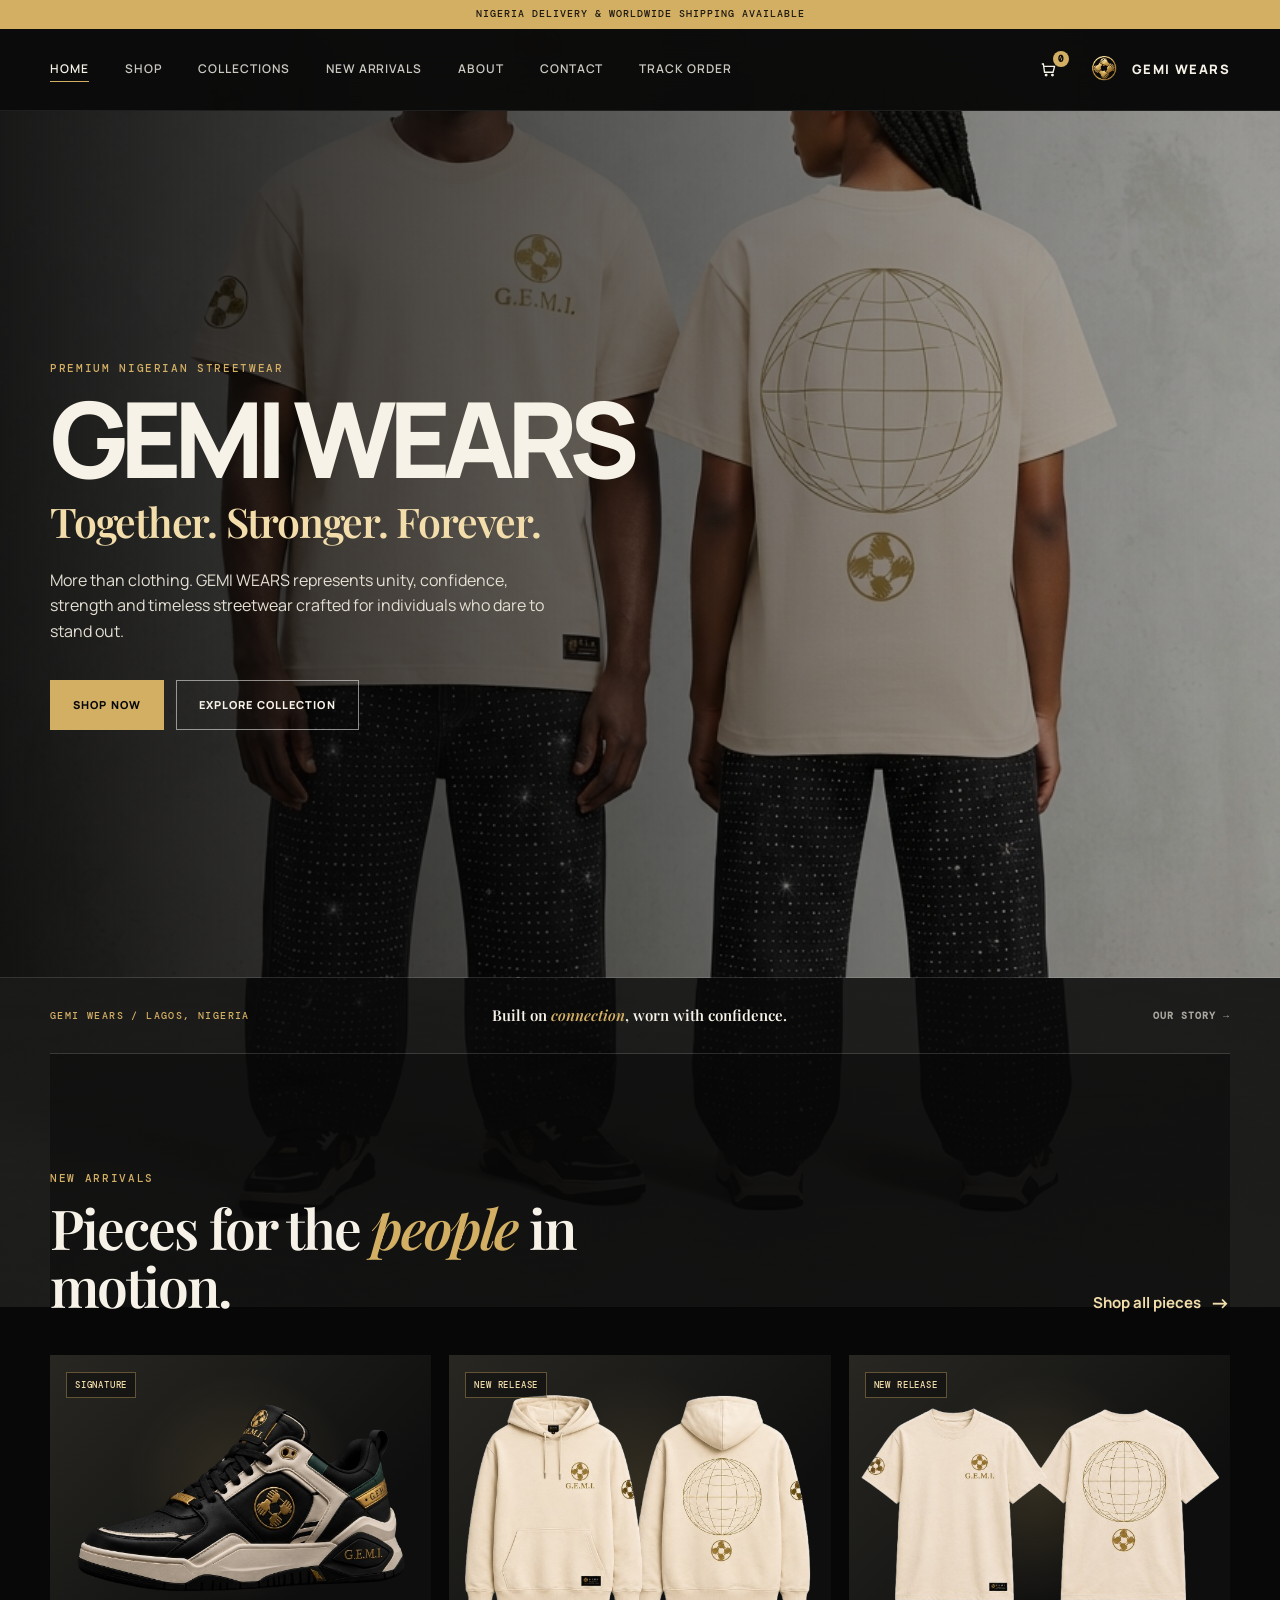
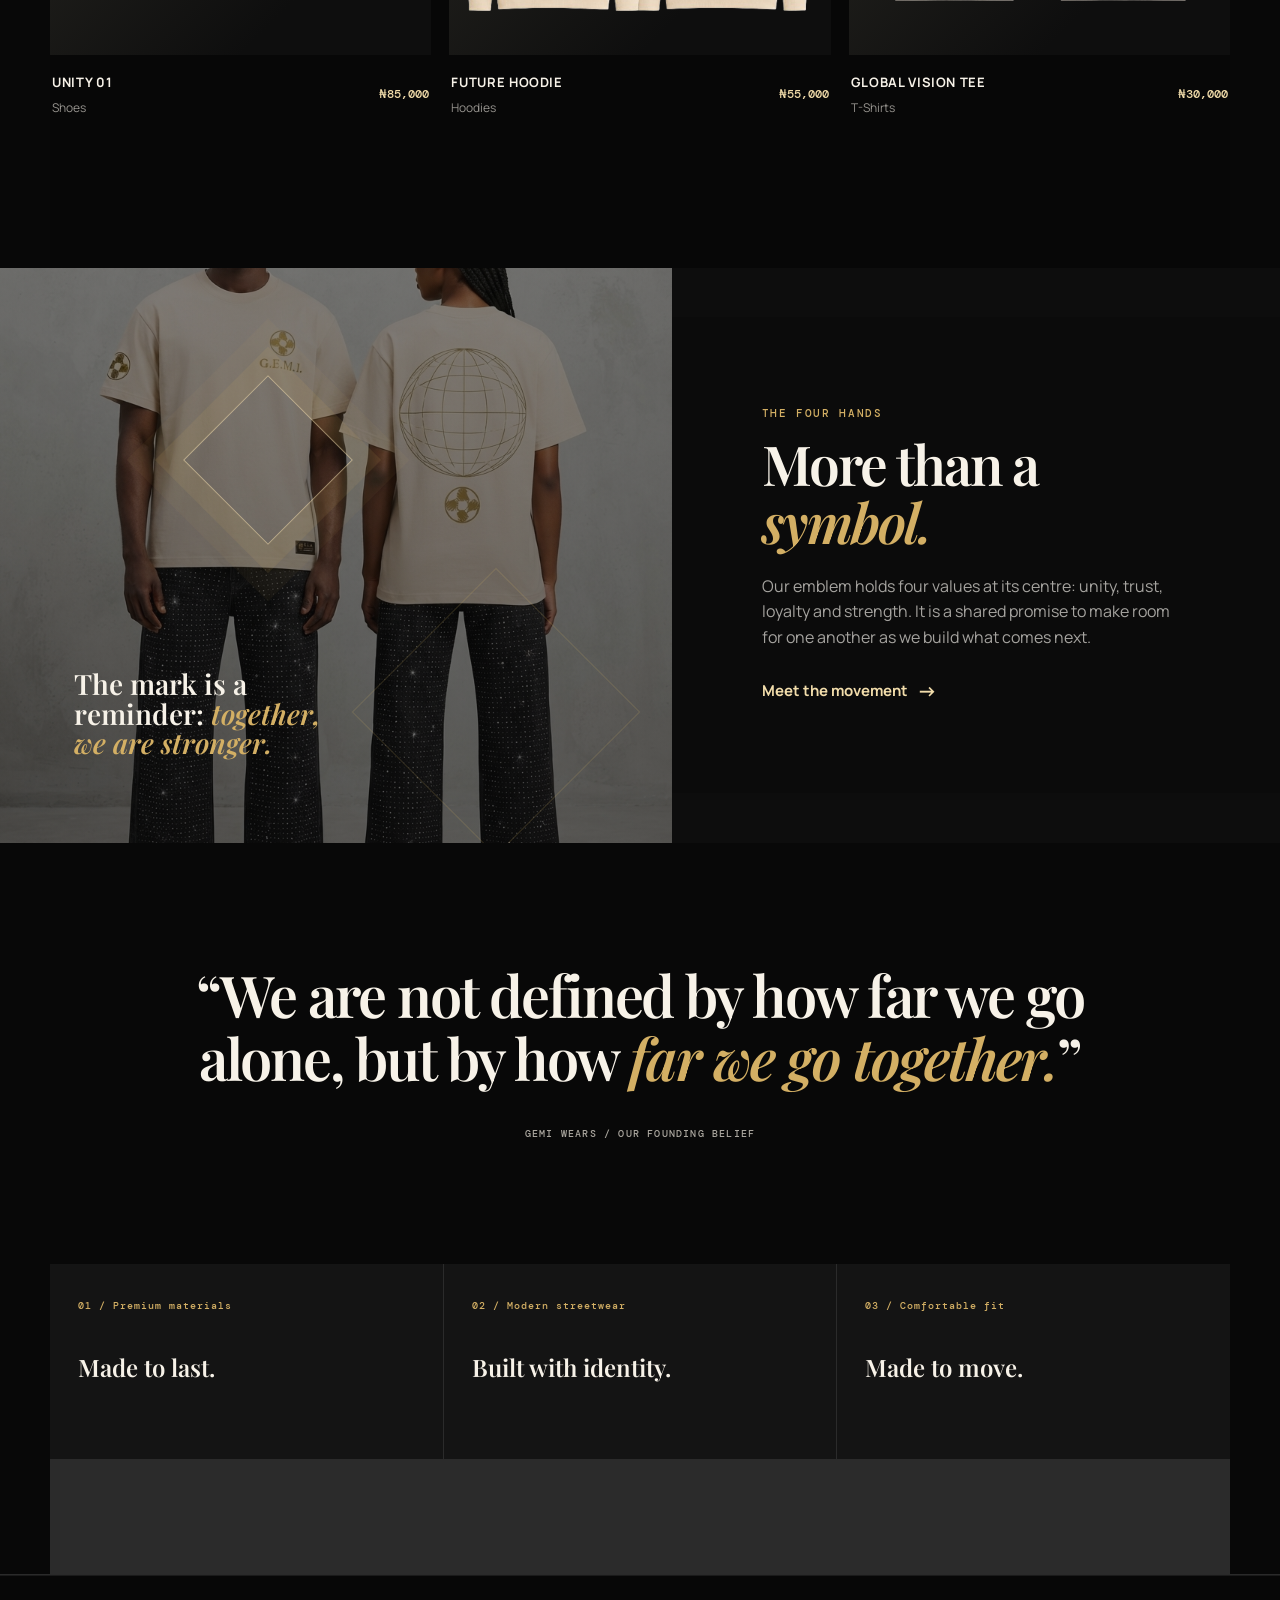
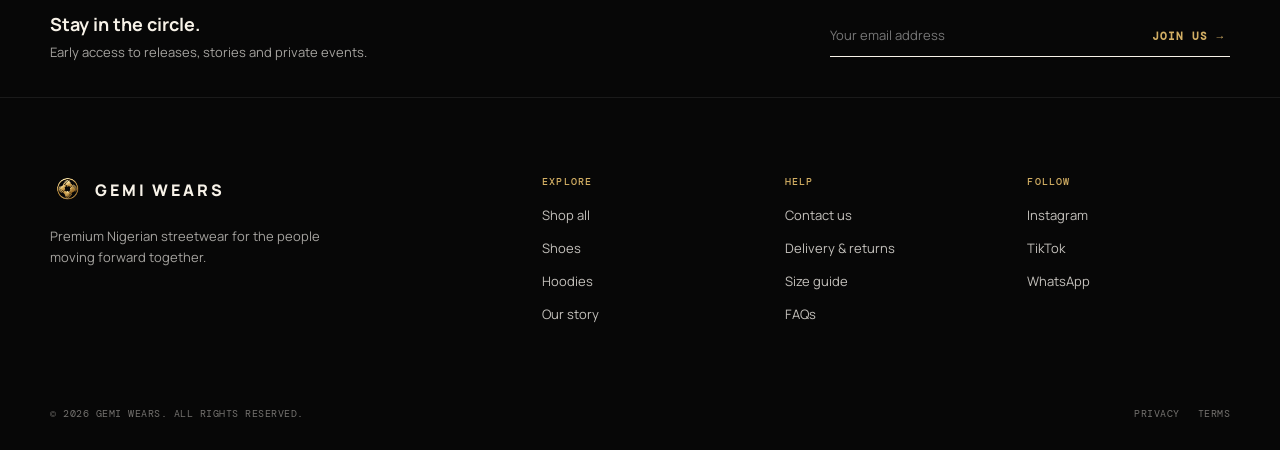
<file: index.html>
<!doctype html>
<html lang="en">
<head>
  <meta charset="utf-8"><meta name="viewport" content="width=device-width, initial-scale=1">
  <meta name="description" content="G.E.M.I. — Unity in every step. Premium footwear and apparel from Lagos, Nigeria.">
  <title>G.E.M.I. | Unity in Every Step</title><link rel="icon" href="assets/brand/gemi-wears-logo.png" type="image/svg+xml"><link rel="stylesheet" href="css/styles.css">
</head>
<body data-page="home">
  <a class="skip-link" href="#main-content">Skip to content</a><div id="site-header"></div>
  <main id="main-content">
    <section class="home-hero" aria-labelledby="hero-title">
      <div class="hero-copy"><p class="eyebrow">Premium Nigerian streetwear</p><h1 class="hero-title" id="hero-title">GEMI WEARS <em>Together. Stronger. Forever.</em></h1><p class="hero-description">More than clothing. GEMI WEARS represents unity, confidence, strength and timeless streetwear crafted for individuals who dare to stand out.</p><div class="hero-actions"><a class="button" href="shop.html">Shop now</a><a class="button button--dark" href="shop.html#collections">Explore collection</a></div></div>
    </section>
    <section class="intro-strip" aria-label="Brand statement"><span>GEMI WEARS / Lagos, Nigeria</span><p>Built on <em>connection</em>, worn with confidence.</p><a href="about.html">Our story →</a></section>
    <section class="featured shell" aria-labelledby="featured-title"><div class="section-top"><div><p class="eyebrow">New arrivals</p><h2 class="section-heading" id="featured-title">Pieces for the <em>people</em> in motion.</h2></div><a class="text-link" href="shop.html">Shop all pieces</a></div><div class="product-grid" data-home-products></div></section>
    <section class="story-panel" aria-labelledby="story-title"><div class="story-image"><p class="story-image__label">The mark is a reminder: <em>together, we are stronger.</em></p></div><div class="story-copy"><p class="eyebrow">The four hands</p><h2 class="section-heading" id="story-title">More than a <em>symbol.</em></h2><p class="section-copy">Our emblem holds four values at its centre: unity, trust, loyalty and strength. It is a shared promise to make room for one another as we build what comes next.</p><a class="text-link" href="about.html">Meet the movement</a></div></section>
    <section class="quote"><p>“We are not defined by how far we go alone, but by how <em>far we go together.</em>”</p><cite>GEMI WEARS / Our founding belief</cite></section>
    <section class="value-row"><article class="value-card"><span>01 / Premium materials</span><h3>Made to last.</h3></article><article class="value-card"><span>02 / Modern streetwear</span><h3>Built with identity.</h3></article><article class="value-card"><span>03 / Comfortable fit</span><h3>Made to move.</h3></article></section>
  </main><div id="site-footer"></div>
  <script defer src="js/products.js"></script><script defer src="js/store.js"></script><script defer src="js/main.js"></script>
</body></html>
</file>
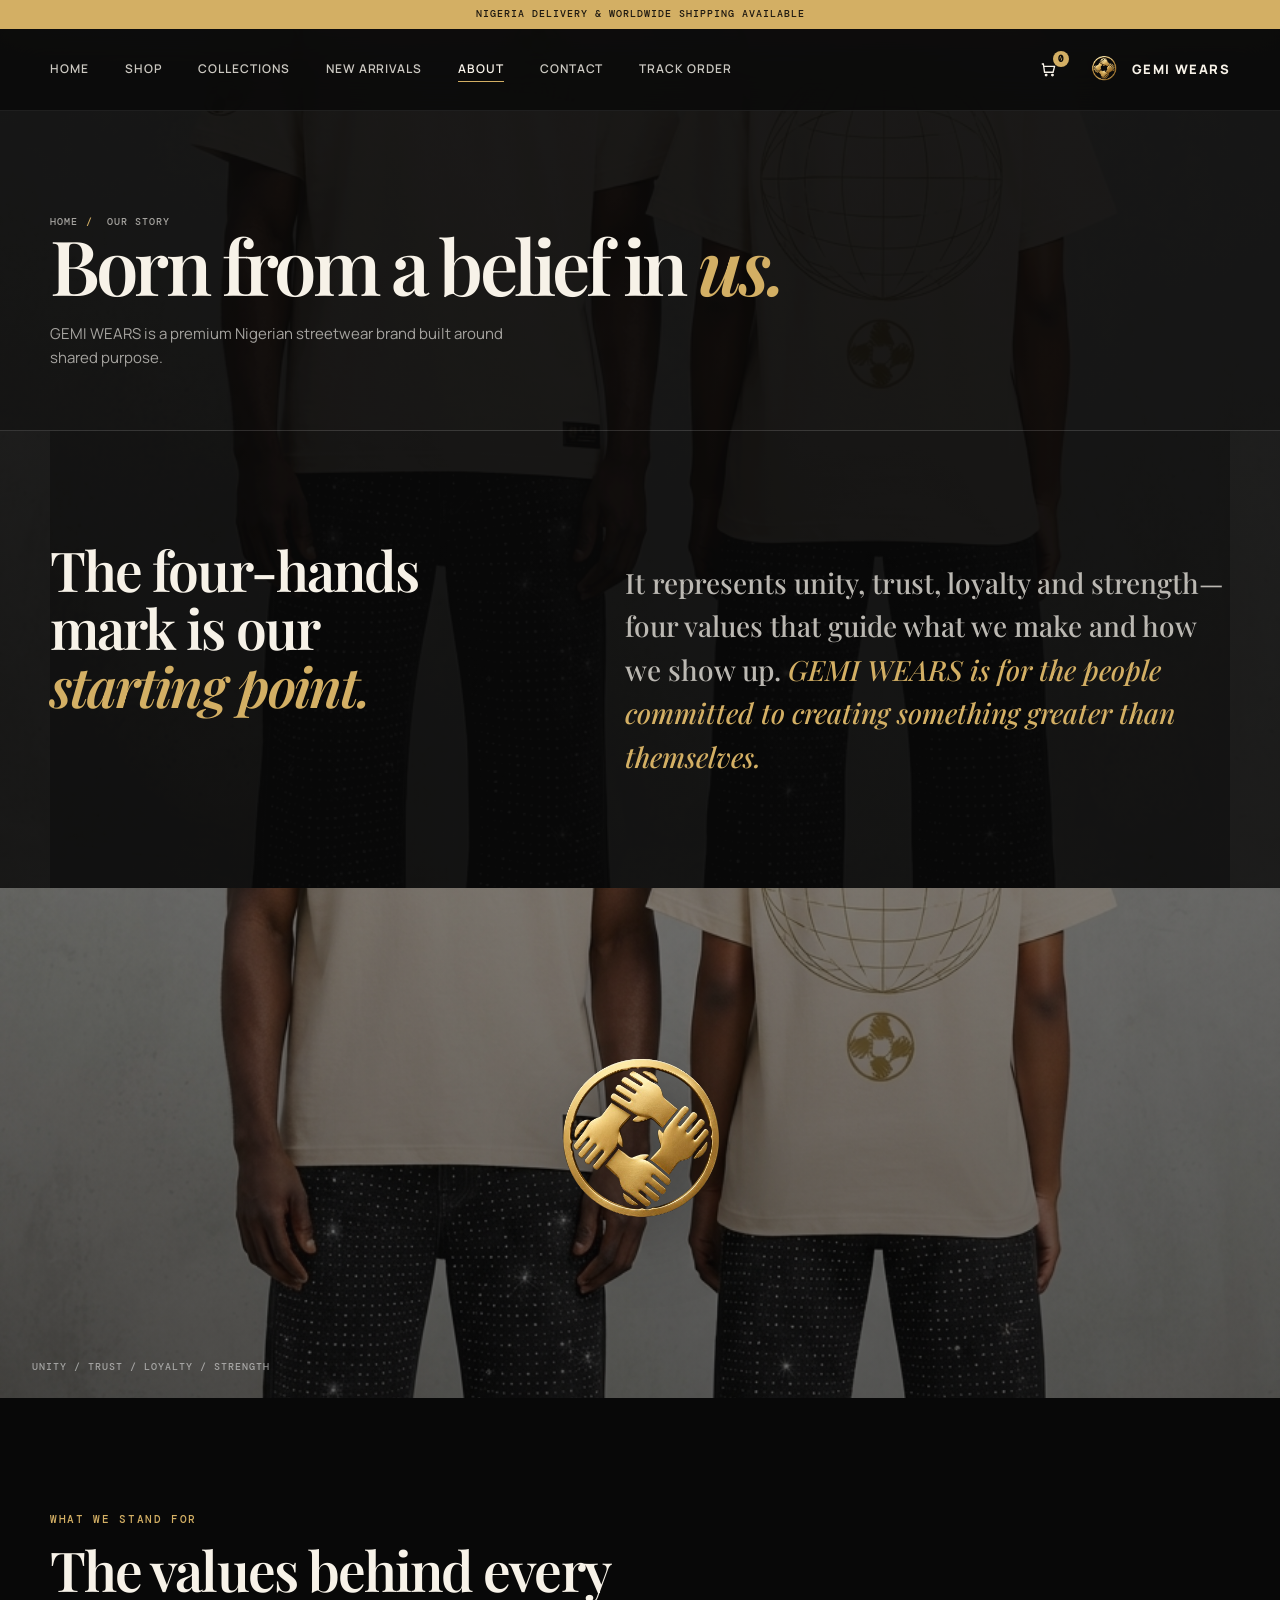
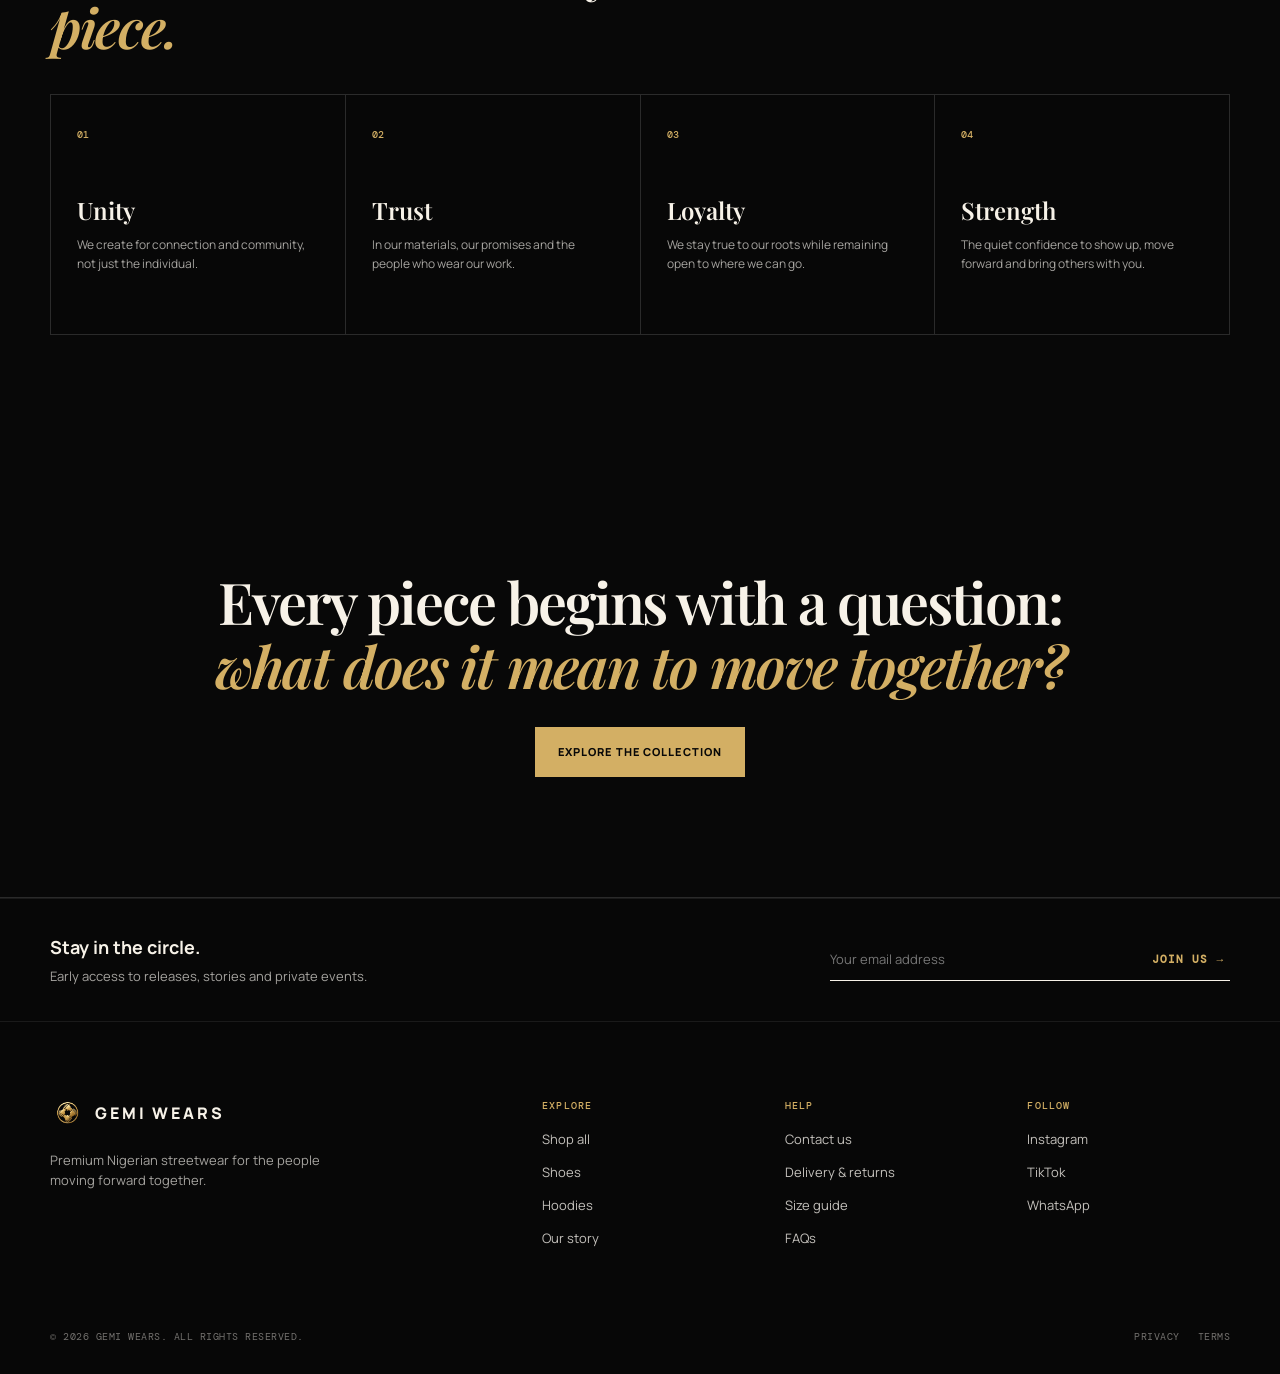
<file: about.html>
<!doctype html>
<html lang="en">
<head>
  <meta charset="utf-8"><meta name="viewport" content="width=device-width, initial-scale=1"><meta name="description" content="The G.E.M.I. story and the meaning of the four-hands mark.">
  <title>GEMI WEARS | Our Story</title><link rel="icon" href="assets/brand/gemi-wears-logo.png" type="image/svg+xml"><link rel="stylesheet" href="css/styles.css">
</head>
<body data-page="about">
  <a class="skip-link" href="#main-content">Skip to content</a><div id="site-header"></div>
  <main id="main-content"><section class="page-banner"><div class="shell"><p class="breadcrumbs"><a href="index.html">Home</a><span>/</span> Our story</p><h1>Born from a belief in <em>us.</em></h1><p>GEMI WEARS is a premium Nigerian streetwear brand built around shared purpose.</p></div></section>
    <section class="shell about-lead"><h2 class="section-heading">The four-hands mark is our <em>starting point.</em></h2><div class="lead-copy">It represents unity, trust, loyalty and strength—four values that guide what we make and how we show up. <em>GEMI WEARS is for the people committed to creating something greater than themselves.</em></div></section>
    <section class="about-symbol" aria-label="GEMI WEARS four-hands mark"><img class="about-brand-logo" src="assets/brand/gemi-wears-logo.png" alt="GEMI WEARS four-hands logo"><p>Unity / Trust / Loyalty / Strength</p></section>
    <section class="principles shell"><p class="eyebrow">What we stand for</p><h2 class="section-heading">The values behind every <em>piece.</em></h2><div class="principle-grid"><article class="principle"><span>01</span><h3>Unity</h3><p>We create for connection and community, not just the individual.</p></article><article class="principle"><span>02</span><h3>Trust</h3><p>In our materials, our promises and the people who wear our work.</p></article><article class="principle"><span>03</span><h3>Loyalty</h3><p>We stay true to our roots while remaining open to where we can go.</p></article><article class="principle"><span>04</span><h3>Strength</h3><p>The quiet confidence to show up, move forward and bring others with you.</p></article></div></section>
    <section class="quote"><p>Every piece begins with a question: <em>what does it mean to move together?</em></p><a class="button" href="shop.html">Explore the collection</a></section>
  </main><div id="site-footer"></div>
  <script defer src="js/products.js"></script><script defer src="js/store.js"></script><script defer src="js/main.js"></script>
</body></html>
</file>
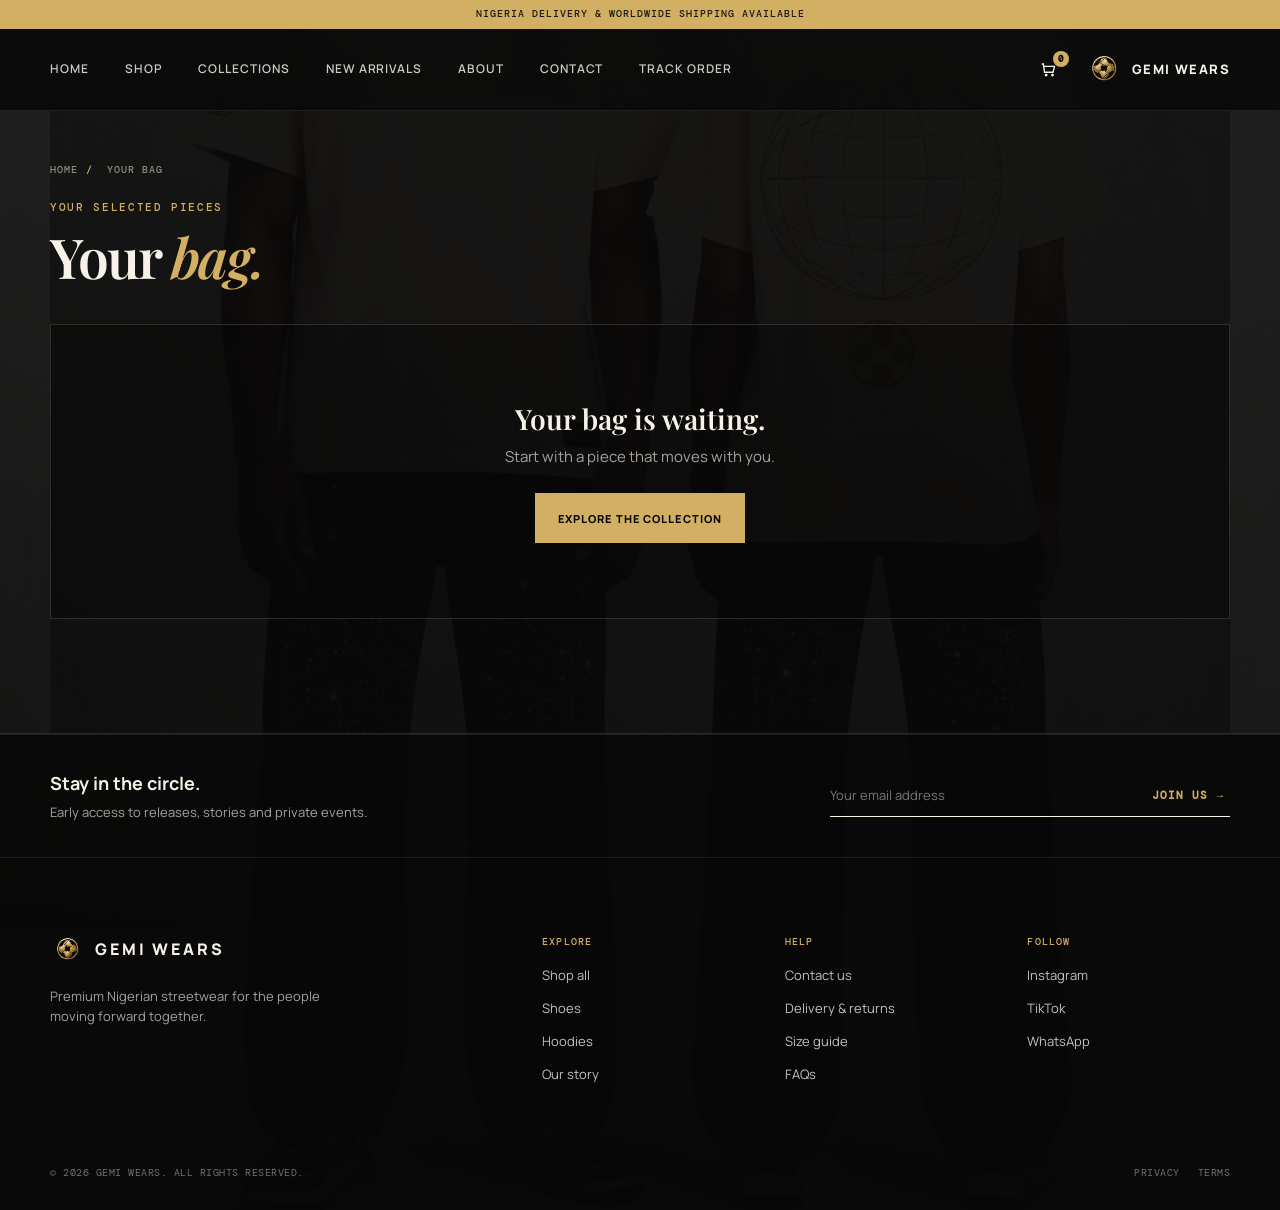
<file: cart.html>
<!doctype html>
<html lang="en">
<head>
  <meta charset="utf-8"><meta name="viewport" content="width=device-width, initial-scale=1"><meta name="description" content="Your GEMI WEARS shopping bag.">
  <title>GEMI WEARS | Your Bag</title><link rel="icon" href="assets/brand/gemi-wears-logo.png" type="image/svg+xml"><link rel="stylesheet" href="css/styles.css">
</head>
<body data-page="cart">
  <a class="skip-link" href="#main-content">Skip to content</a><div id="site-header"></div>
  <main id="main-content" class="shell cart-page"><p class="breadcrumbs"><a href="index.html">Home</a><span>/</span> Your bag</p><p class="eyebrow">Your selected pieces</p><h1 class="section-heading">Your <em>bag.</em></h1><div data-cart-root></div></main><div id="site-footer"></div>
  <script defer src="js/products.js"></script><script defer src="js/store.js"></script><script defer src="js/main.js"></script>
</body></html>
</file>
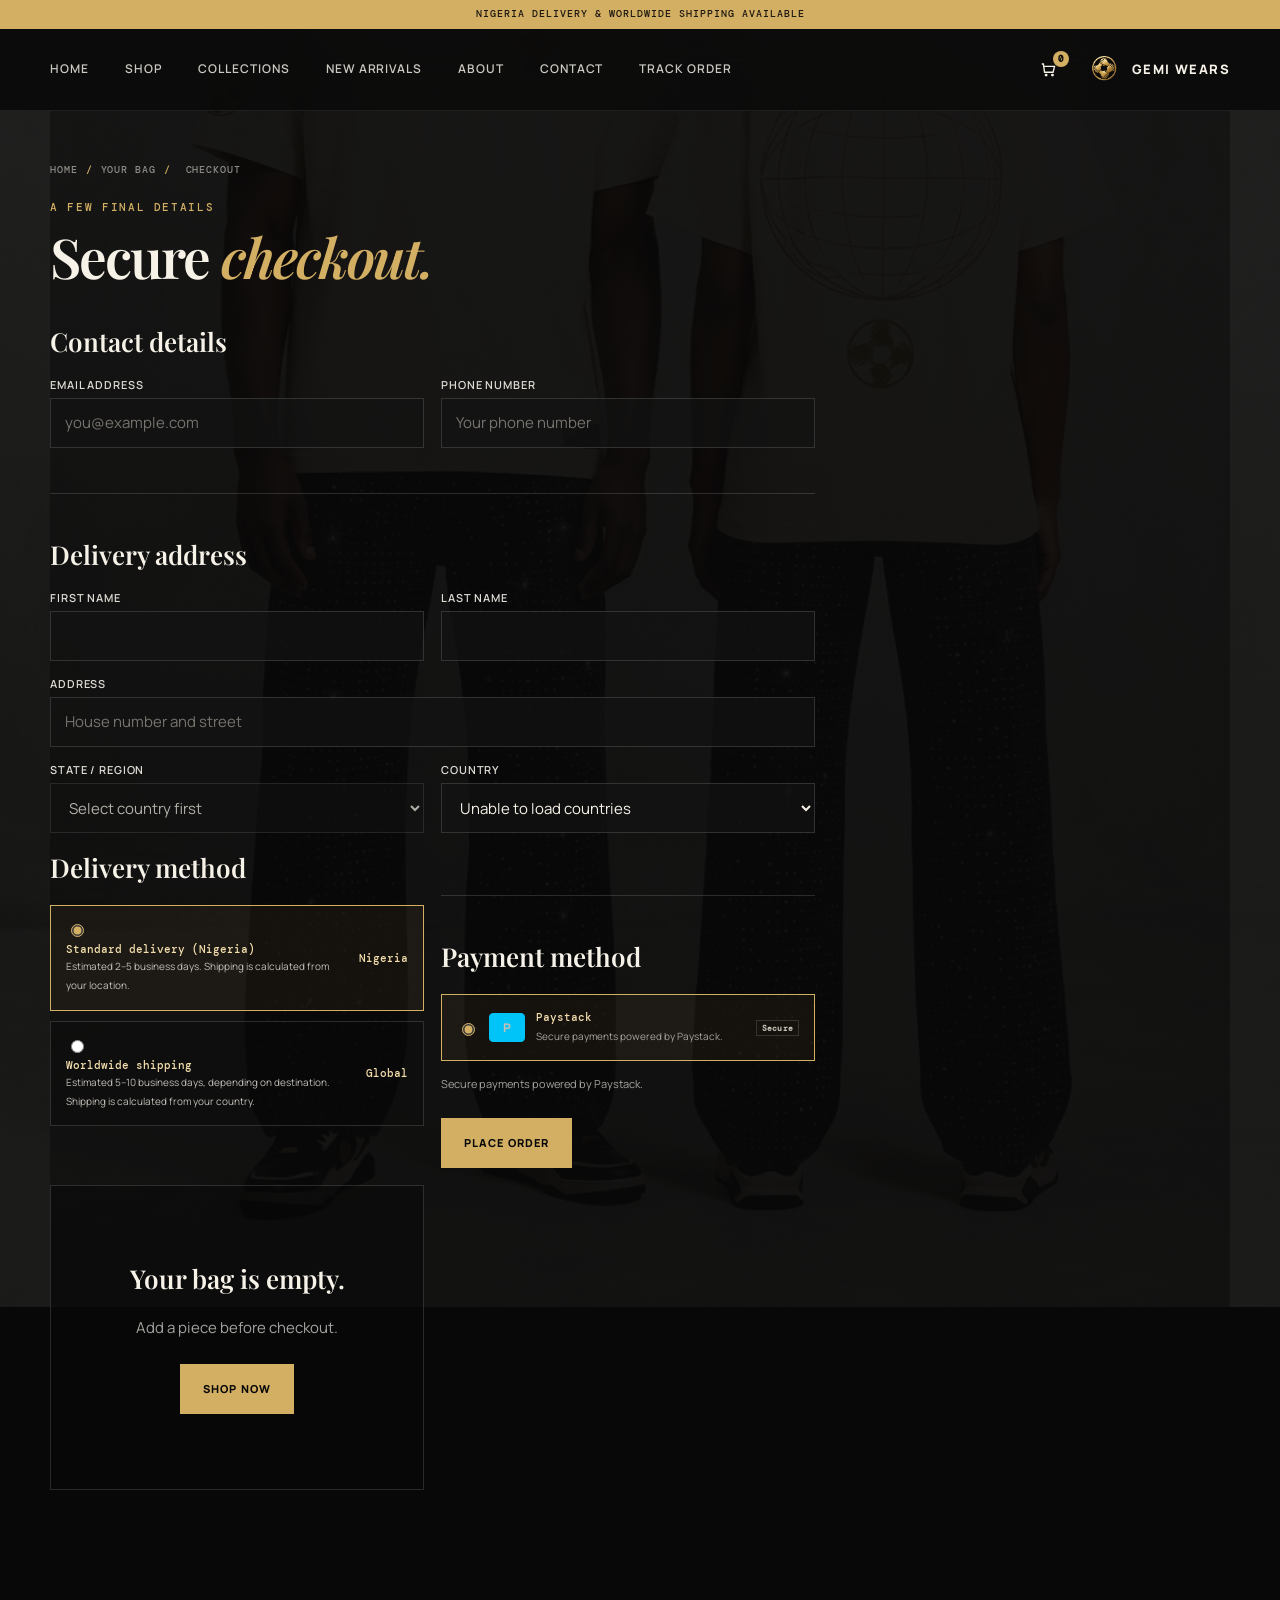
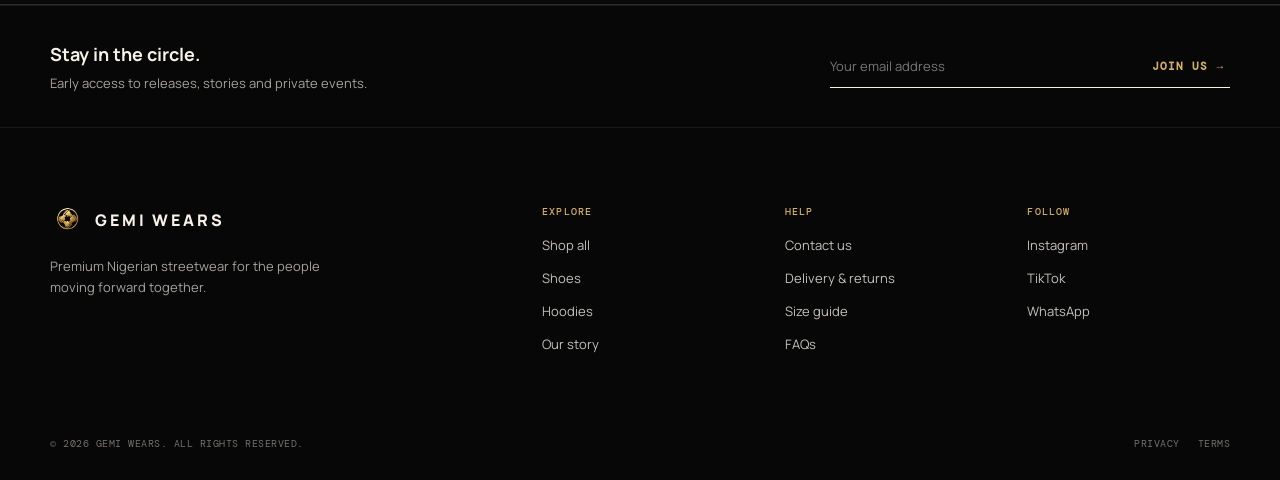
<file: checkout.html>
<!doctype html>
<html lang="en">
<head>
  <meta charset="utf-8"><meta name="viewport" content="width=device-width, initial-scale=1"><meta name="description" content="Complete your GEMI WEARS order.">
  <title>GEMI WEARS | Checkout</title><link rel="icon" href="assets/brand/gemi-wears-logo.png" type="image/svg+xml"><link rel="stylesheet" href="css/styles.css">
</head>
<body data-page="checkout">
  <a class="skip-link" href="#main-content">Skip to content</a><div id="site-header"></div>
  <main id="main-content" class="shell checkout-page"><p class="breadcrumbs"><a href="index.html">Home</a><span>/</span><a href="cart.html">Your bag</a><span>/</span> Checkout</p><p class="eyebrow">A few final details</p><h1 class="section-heading">Secure <em>checkout.</em></h1>
    <div class="checkout-layout"><form data-checkout-form>
      <section class="checkout-section"><h2>Contact details</h2><div class="form-grid"><label><span class="field-label">Email address</span><input class="field" type="email" required autocomplete="email" placeholder="you@example.com"></label><label><span class="field-label">Phone number</span><input class="field" type="tel" required autocomplete="tel" placeholder="Your phone number"></label></div></section>
      <section class="checkout-section"><h2>Delivery address</h2><div class="form-grid"><label><span class="field-label">First name</span><input class="field" required autocomplete="given-name"></label><label><span class="field-label">Last name</span><input class="field" required autocomplete="family-name"></label><label class="full-width"><span class="field-label">Address</span><input class="field" required autocomplete="street-address" placeholder="House number and street"></label>
 <label>
  <span class="field-label">State / region</span>

  <select
    class="field"
    id="state"
    name="state"
    required
    autocomplete="address-level1"
    disabled
  >
    <option value="">Select country first</option>
  </select>
</label>

<label>
  <span class="field-label">Country</span>

  <select
    class="field"
    id="country"
    name="country"
    required
    autocomplete="country-name"
  >
    <option value="">Loading countries...</option>
  </select>
</label>
        <script>
document.addEventListener("DOMContentLoaded", async function () {

  const countrySelect = document.getElementById("country");
  const stateSelect = document.getElementById("state");

  if (!countrySelect || !stateSelect) {
    return;
  }

  try {

    const response = await fetch(
      "https://countriesnow.space/api/v0.1/countries/states"
    );

    if (!response.ok) {
      throw new Error("Could not load country data");
    }

    const result = await response.json();

    if (
      result.error ||
      !Array.isArray(result.data)
    ) {
      throw new Error("Invalid country data");
    }

    /* =========================
       LOAD ALL COUNTRIES
    ========================= */

    countrySelect.innerHTML =
      '<option value="">Select your country</option>';

    result.data.forEach(function (country) {

      const option =
        document.createElement("option");

      option.value = country.name;
      option.textContent = country.name;

      countrySelect.appendChild(option);

    });


    /* =========================
       COUNTRY CHANGED
    ========================= */

    countrySelect.addEventListener(
      "change",
      function () {

        const selectedCountry =
          result.data.find(
            function (country) {
              return country.name === countrySelect.value;
            }
          );


        stateSelect.innerHTML =
          '<option value="">Select state / province</option>';


        if (!selectedCountry) {

          stateSelect.disabled = true;

          return;
        }


        /* =========================
           COUNTRY HAS NO STATES
        ========================= */

        if (
          !Array.isArray(selectedCountry.states) ||
          selectedCountry.states.length === 0
        ) {

          stateSelect.disabled = false;

          const option =
            document.createElement("option");

          option.value = "Not applicable";
          option.textContent =
            "Not applicable";

          stateSelect.appendChild(option);

          return;
        }


        /* =========================
           LOAD STATES
        ========================= */

        stateSelect.disabled = false;

        selectedCountry.states.forEach(
          function (state) {

            const option =
              document.createElement("option");

            option.value = state.name;
            option.textContent = state.name;

            stateSelect.appendChild(option);

          }
        );

      }
    );


  } catch (error) {

    console.error(
      "Country/state loading error:",
      error
    );

    countrySelect.innerHTML =
      '<option value="">Unable to load countries</option>';

    stateSelect.innerHTML =
      '<option value="">Select country first</option>';

    stateSelect.disabled = true;

  }

});
</script>
      <section class="checkout-section"><h2>Delivery method</h2><div class="radio-cards"><label class="radio-card"><span><input type="radio" name="delivery" value="nigeria" checked> <b>Standard delivery (Nigeria)</b><small>Estimated 2–5 business days. Shipping is calculated from your location.</small></span><b>Nigeria</b></label><label class="radio-card"><span><input type="radio" name="delivery" value="worldwide"> <b>Worldwide shipping</b><small>Estimated 5–10 business days, depending on destination. Shipping is calculated from your country.</small></span><b>Global</b></label></div></section>
      <section class="checkout-section"><h2>Payment method</h2><div class="radio-cards">
        <label class="radio-card payment-card"><span class="payment-choice"><input type="radio" name="payment" value="paystack" checked><span class="payment-icon payment-icon--paystack" aria-hidden="true">P</span><span class="payment-copy"><b>Paystack</b><small>Secure payments powered by Paystack.</small></span></span><span class="payment-badges"><i>Secure</i></span></label>
      </div><p class="payment-help">Secure payments powered by Paystack.</p><button class="button" type="submit" style="margin-top:25px">Place order</button></section>
    </form><div data-checkout-summary></div></div>
  </main><div id="site-footer"></div>
  <script defer src="js/products.js"></script><script defer src="js/store.js"></script><script defer src="js/main.js"></script><script src="https://js.paystack.co/v2/inline.js"></script>
</body></html>
</file>
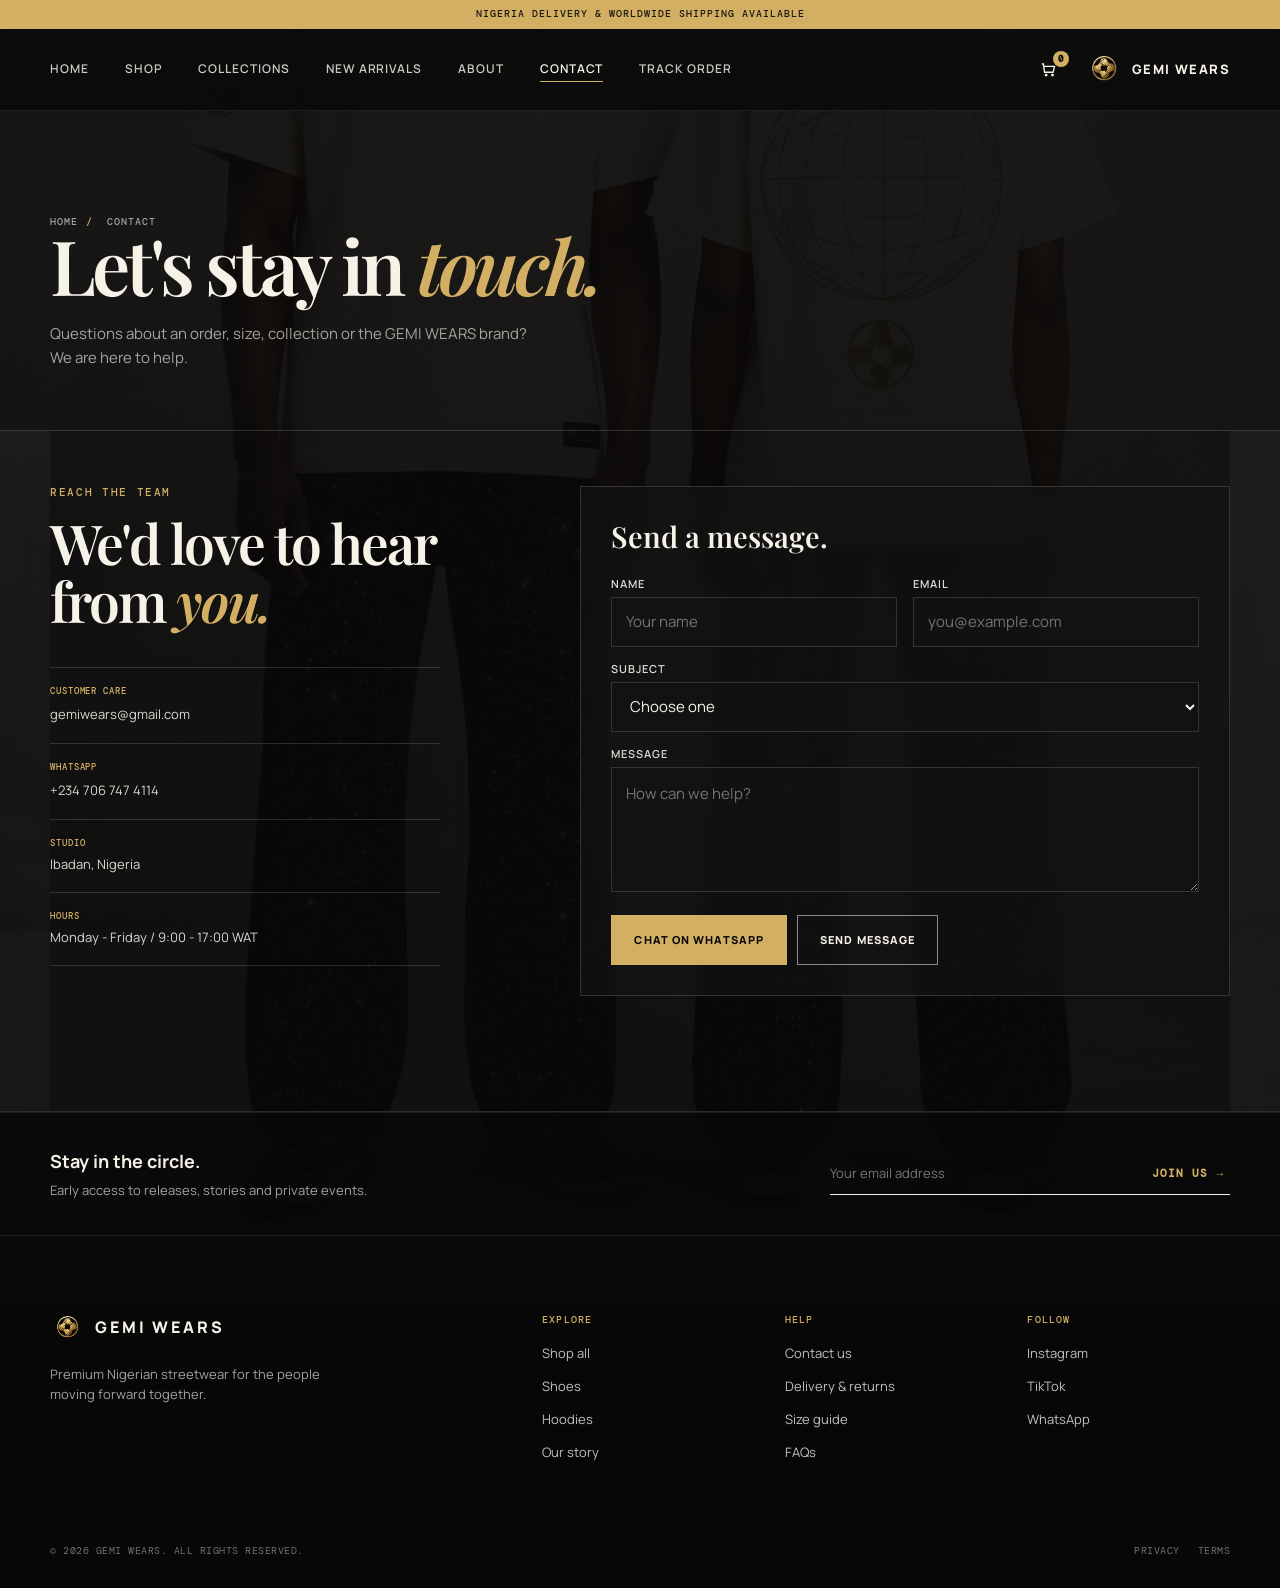
<file: contact.html>
<!doctype html>
<html lang="en">
<head>
  <meta charset="utf-8"><meta name="viewport" content="width=device-width, initial-scale=1"><meta name="description" content="Contact the GEMI WEARS team.">
  <title>GEMI WEARS | Contact</title><link rel="icon" href="assets/brand/gemi-wears-logo.png" type="image/svg+xml"><link rel="stylesheet" href="css/styles.css">
</head>
<body data-page="contact">
  <a class="skip-link" href="#main-content">Skip to content</a><div id="site-header"></div>
  <main id="main-content">
    <section class="page-banner"><div class="shell"><p class="breadcrumbs"><a href="index.html">Home</a><span>/</span> Contact</p><h1>Let's stay in <em>touch.</em></h1><p>Questions about an order, size, collection or the GEMI WEARS brand? We are here to help.</p></div></section>
    <section class="shell contact-layout">
      <div><p class="eyebrow">Reach the team</p><h2 class="section-heading">We'd love to hear from <em>you.</em></h2><ul class="contact-list"><li><span>Customer care</span><a href="mailto:gemiwears@gmail.com">gemiwears@gmail.com</a></li><li><span>WhatsApp</span><a href="https://wa.me/2347067474114" target="_blank" rel="noreferrer">+234 706 747 4114</a></li><li><span>Studio</span><p>Ibadan, Nigeria</p></li><li><span>Hours</span><p>Monday - Friday / 9:00 - 17:00 WAT</p></li></ul></div>
      <form class="contact-form" data-contact-form><h2>Send a message.</h2><div class="form-grid"><label><span class="field-label">Name</span><input class="field" required autocomplete="name" placeholder="Your name"></label><label><span class="field-label">Email</span><input class="field" type="email" required autocomplete="email" placeholder="you@example.com"></label><label class="full-width"><span class="field-label">Subject</span><select class="field" required><option value="">Choose one</option><option>Order enquiry</option><option>Size and fit</option><option>Press or partnership</option><option>Something else</option></select></label><label class="full-width"><span class="field-label">Message</span><textarea class="field" required placeholder="How can we help?"></textarea></label><div class="full-width"><a class="button" href="https://wa.me/2347067474114" target="_blank" rel="noreferrer" style="margin-right:10px">Chat on WhatsApp</a><button class="button button--dark" type="submit">Send message</button></div></div></form>
    </section>
  </main><div id="site-footer"></div>
  <script defer src="js/products.js"></script><script defer src="js/store.js"></script><script defer src="js/main.js"></script>
</body></html>
</file>
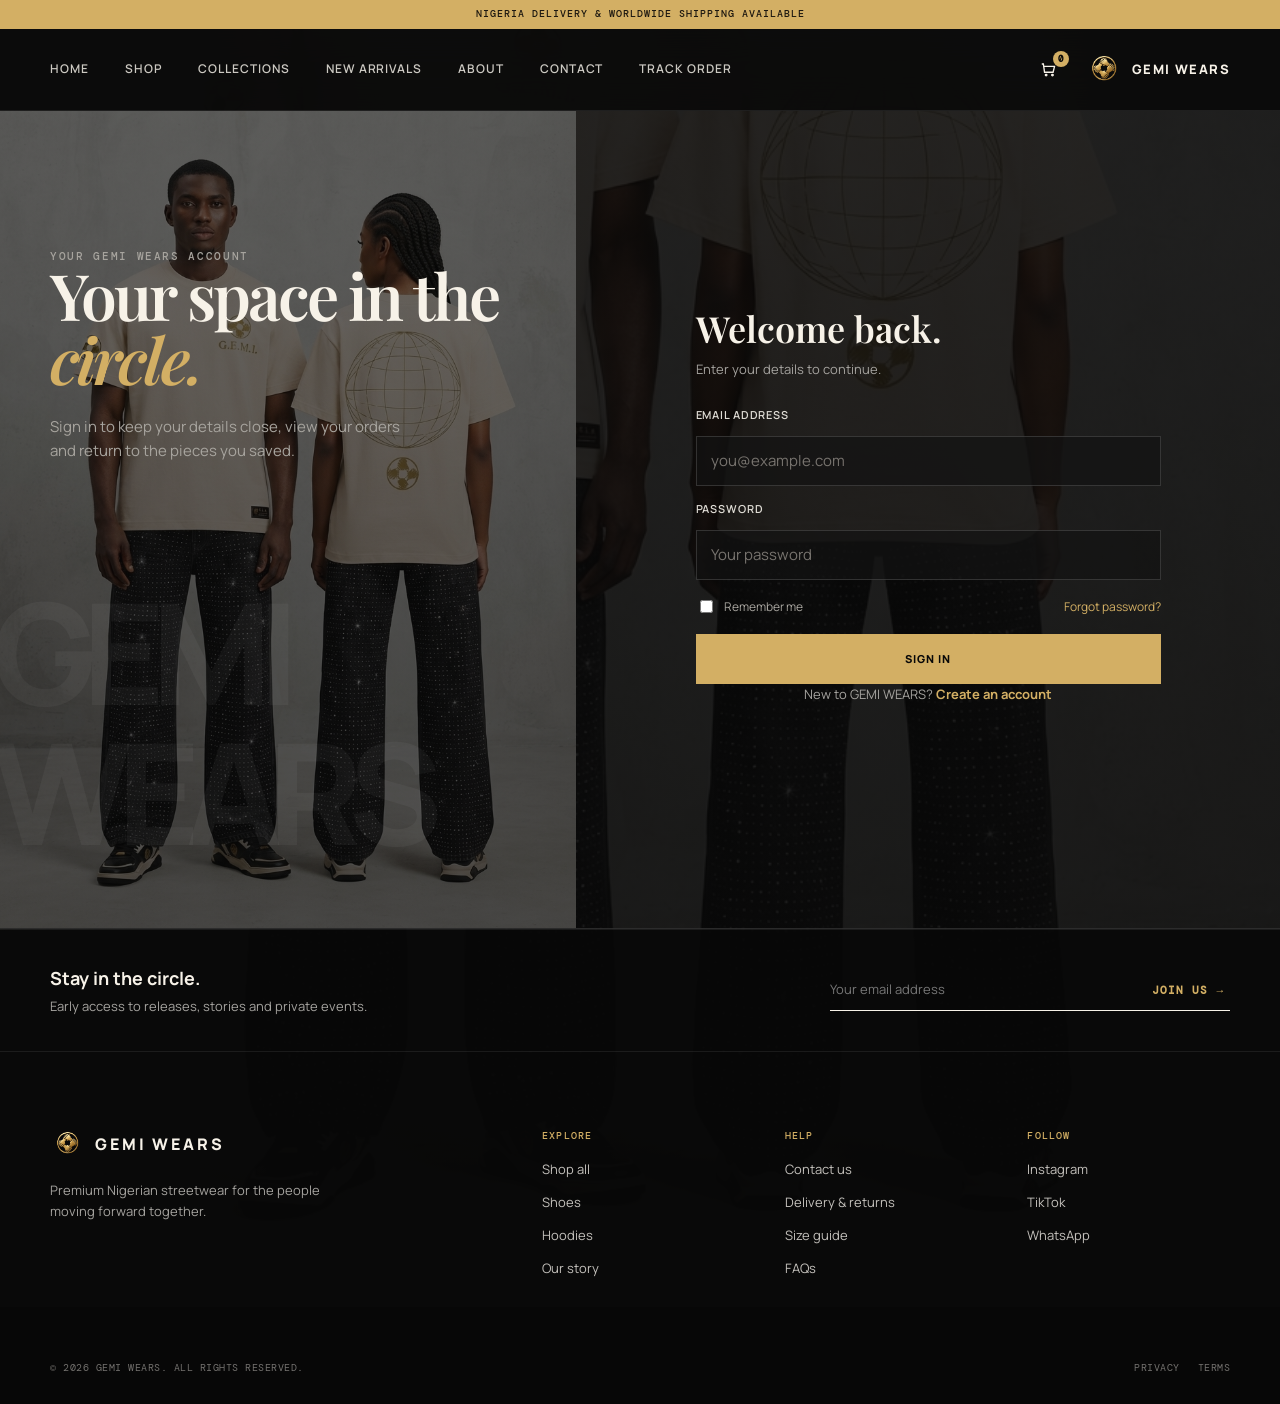
<file: login.html>
<!doctype html>
<html lang="en">
<head>
  <meta charset="utf-8"><meta name="viewport" content="width=device-width, initial-scale=1"><meta name="description" content="Sign in to your G.E.M.I. account.">
  <title>GEMI WEARS | Sign In</title><link rel="icon" href="assets/brand/gemi-wears-logo.png" type="image/svg+xml"><link rel="stylesheet" href="css/styles.css">
</head>
<body data-page="account">
  <a class="skip-link" href="#main-content">Skip to content</a><div id="site-header"></div>
  <main id="main-content" class="account-layout"><section class="account-aside"><p class="eyebrow">Your GEMI WEARS account</p><h1>Your space in the <em>circle.</em></h1><p>Sign in to keep your details close, view your orders and return to the pieces you saved.</p></section><section class="account-form-wrap"><h2>Welcome back.</h2><p>Enter your details to continue.</p><form class="account-form" data-account-form="login"><label class="form-row"><span class="field-label">Email address</span><input class="field" type="email" required autocomplete="email" placeholder="you@example.com"></label><label class="form-row"><span class="field-label">Password</span><input class="field" type="password" required autocomplete="current-password" placeholder="Your password"></label><div class="form-extra"><label class="checkbox-label"><input type="checkbox"> Remember me</label><a href="contact.html">Forgot password?</a></div><button class="button button--full" type="submit">Sign in</button></form><p class="account-switch">New to GEMI WEARS? <a href="register.html">Create an account</a></p></section></main><div id="site-footer"></div>
  <script defer src="js/products.js"></script><script defer src="js/store.js"></script><script defer src="js/main.js"></script>
</body></html>
</file>
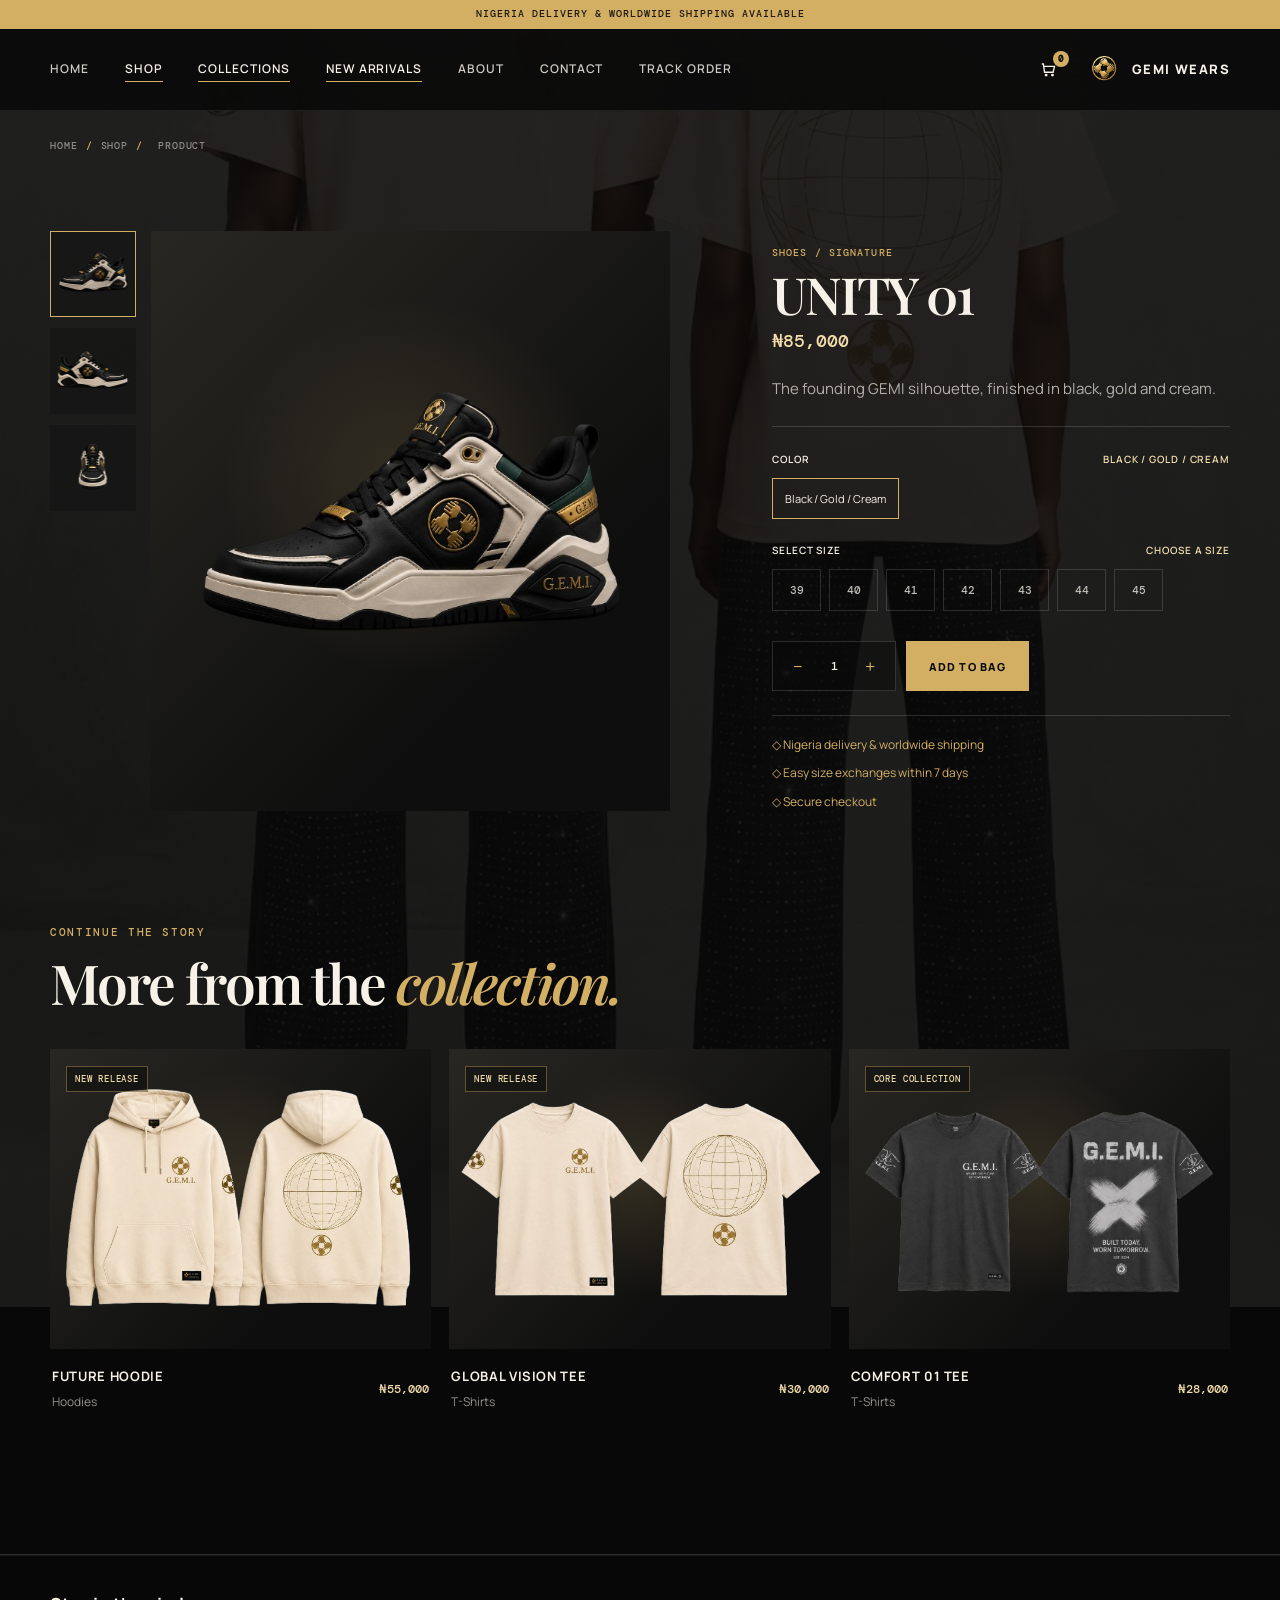
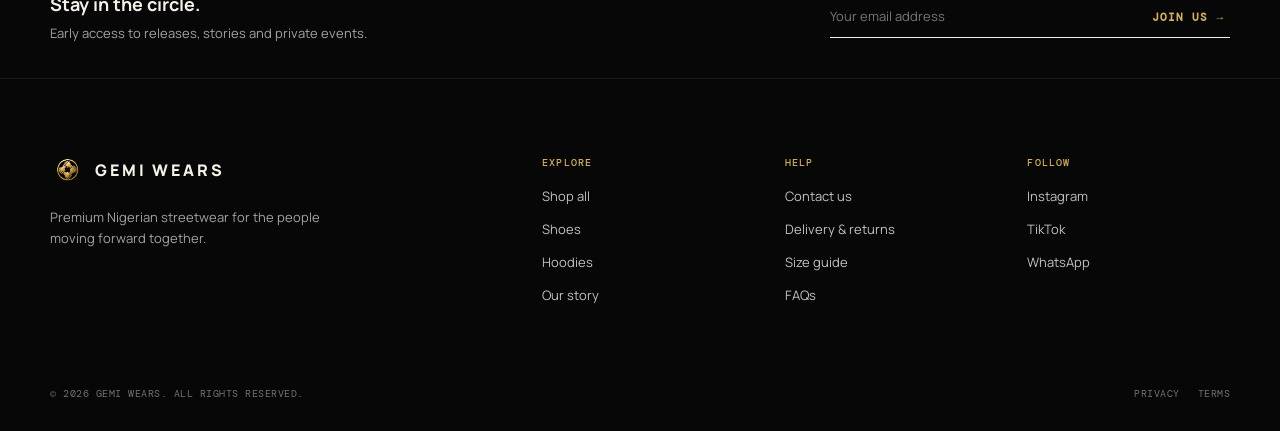
<file: product.html>
<!doctype html>
<html lang="en">
<head>
  <meta charset="utf-8"><meta name="viewport" content="width=device-width, initial-scale=1"><meta name="description" content="Explore a G.E.M.I. product.">
  <title>G.E.M.I. | Product</title><link rel="icon" href="assets/brand/gemi-wears-logo.png" type="image/svg+xml"><link rel="stylesheet" href="css/styles.css">
</head>
<body data-page="shop">
  <a class="skip-link" href="#main-content">Skip to content</a><div id="site-header"></div>
  <main id="main-content" class="shell"><p class="breadcrumbs" style="margin-top:28px"><a href="index.html">Home</a><span>/</span><a href="shop.html">Shop</a><span>/</span> Product</p><div data-product-root></div></main><div id="site-footer"></div>
  <script defer src="js/products.js"></script><script defer src="js/store.js"></script><script defer src="js/main.js"></script>
</body></html>
</file>
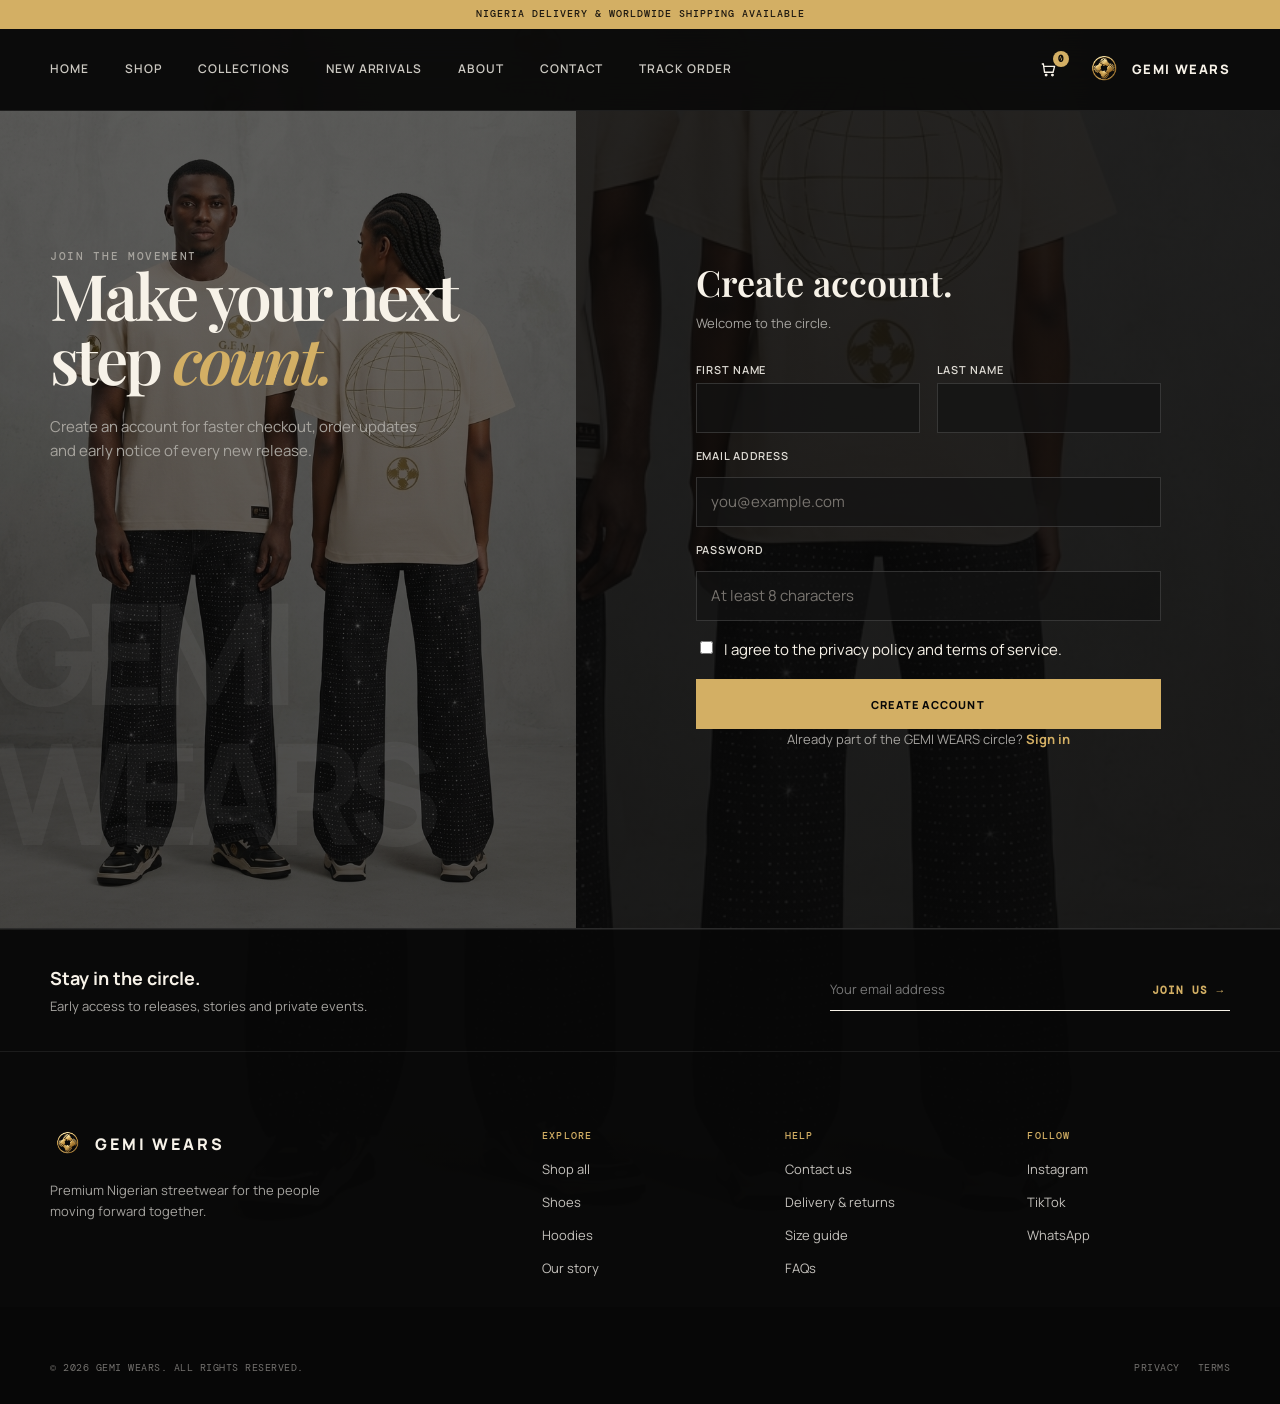
<file: register.html>
<!doctype html>
<html lang="en">
<head>
  <meta charset="utf-8"><meta name="viewport" content="width=device-width, initial-scale=1"><meta name="description" content="Create your G.E.M.I. account.">
  <title>GEMI WEARS | Create Account</title><link rel="icon" href="assets/brand/gemi-wears-logo.png" type="image/svg+xml"><link rel="stylesheet" href="css/styles.css">
</head>
<body data-page="account">
  <a class="skip-link" href="#main-content">Skip to content</a><div id="site-header"></div>
  <main id="main-content" class="account-layout"><section class="account-aside"><p class="eyebrow">Join the movement</p><h1>Make your next step <em>count.</em></h1><p>Create an account for faster checkout, order updates and early notice of every new release.</p></section><section class="account-form-wrap"><h2>Create account.</h2><p>Welcome to the circle.</p><form class="account-form" data-account-form="register"><div class="form-grid"><label><span class="field-label">First name</span><input class="field" required autocomplete="given-name"></label><label><span class="field-label">Last name</span><input class="field" required autocomplete="family-name"></label></div><label class="form-row"><span class="field-label">Email address</span><input class="field" type="email" required autocomplete="email" placeholder="you@example.com"></label><label class="form-row"><span class="field-label">Password</span><input class="field" type="password" required minlength="8" autocomplete="new-password" placeholder="At least 8 characters"></label><label class="checkbox-label"><input type="checkbox" required> I agree to the privacy policy and terms of service.</label><button class="button button--full" type="submit">Create account</button></form><p class="account-switch">Already part of the GEMI WEARS circle? <a href="login.html">Sign in</a></p></section></main><div id="site-footer"></div>
  <script defer src="js/products.js"></script><script defer src="js/store.js"></script><script defer src="js/main.js"></script>
</body></html>
</file>
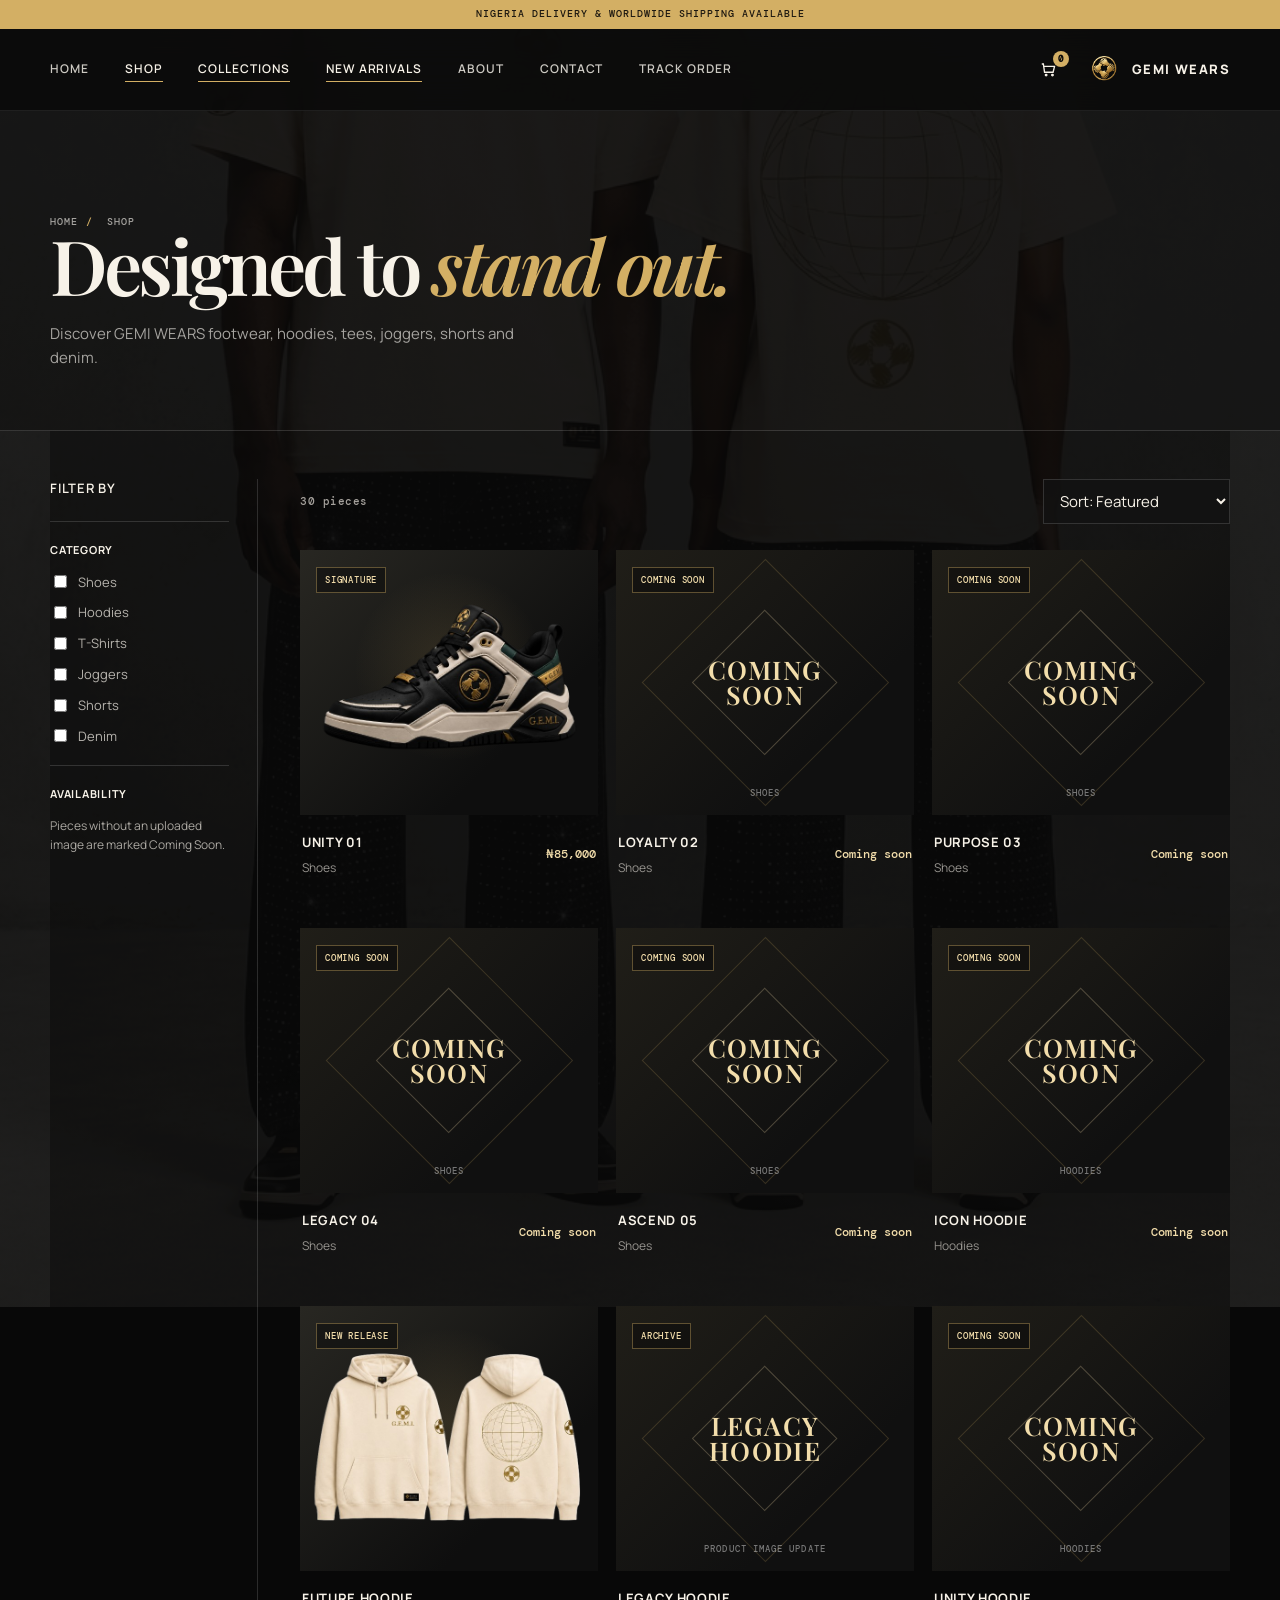
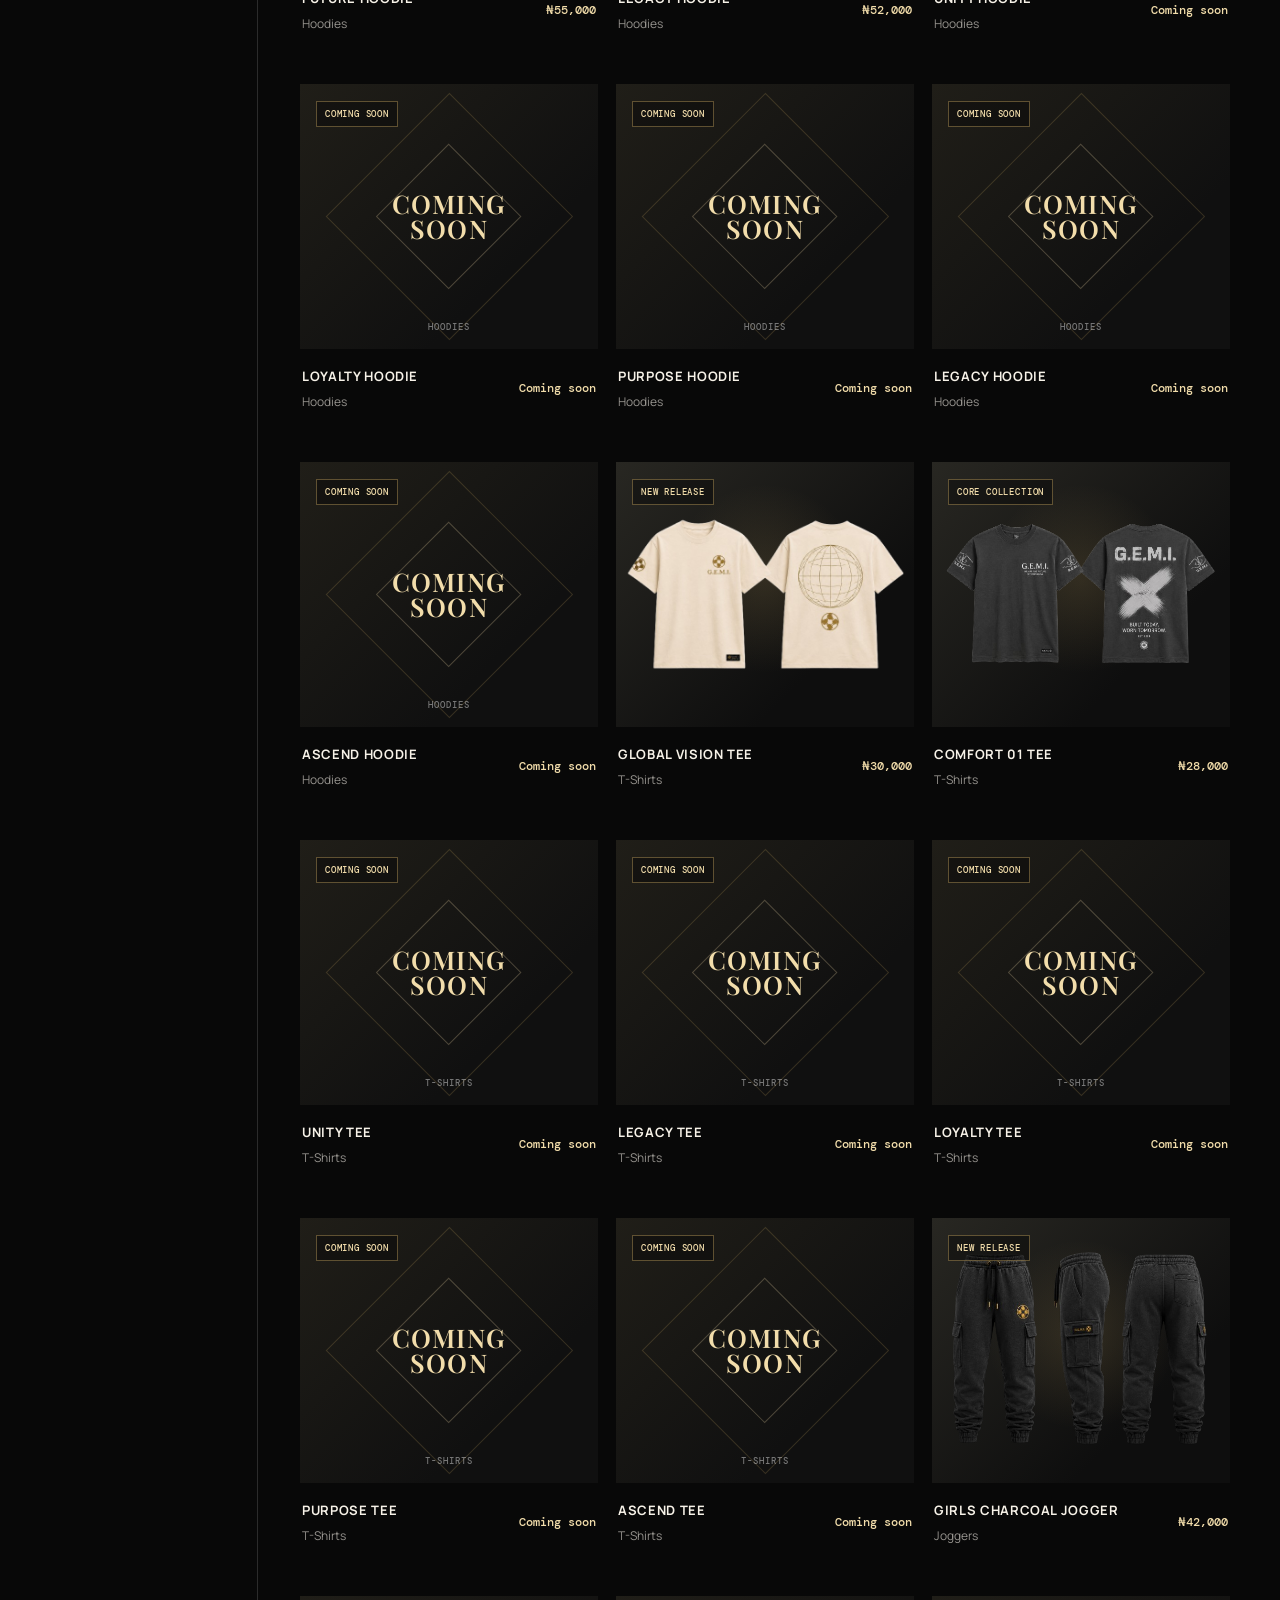
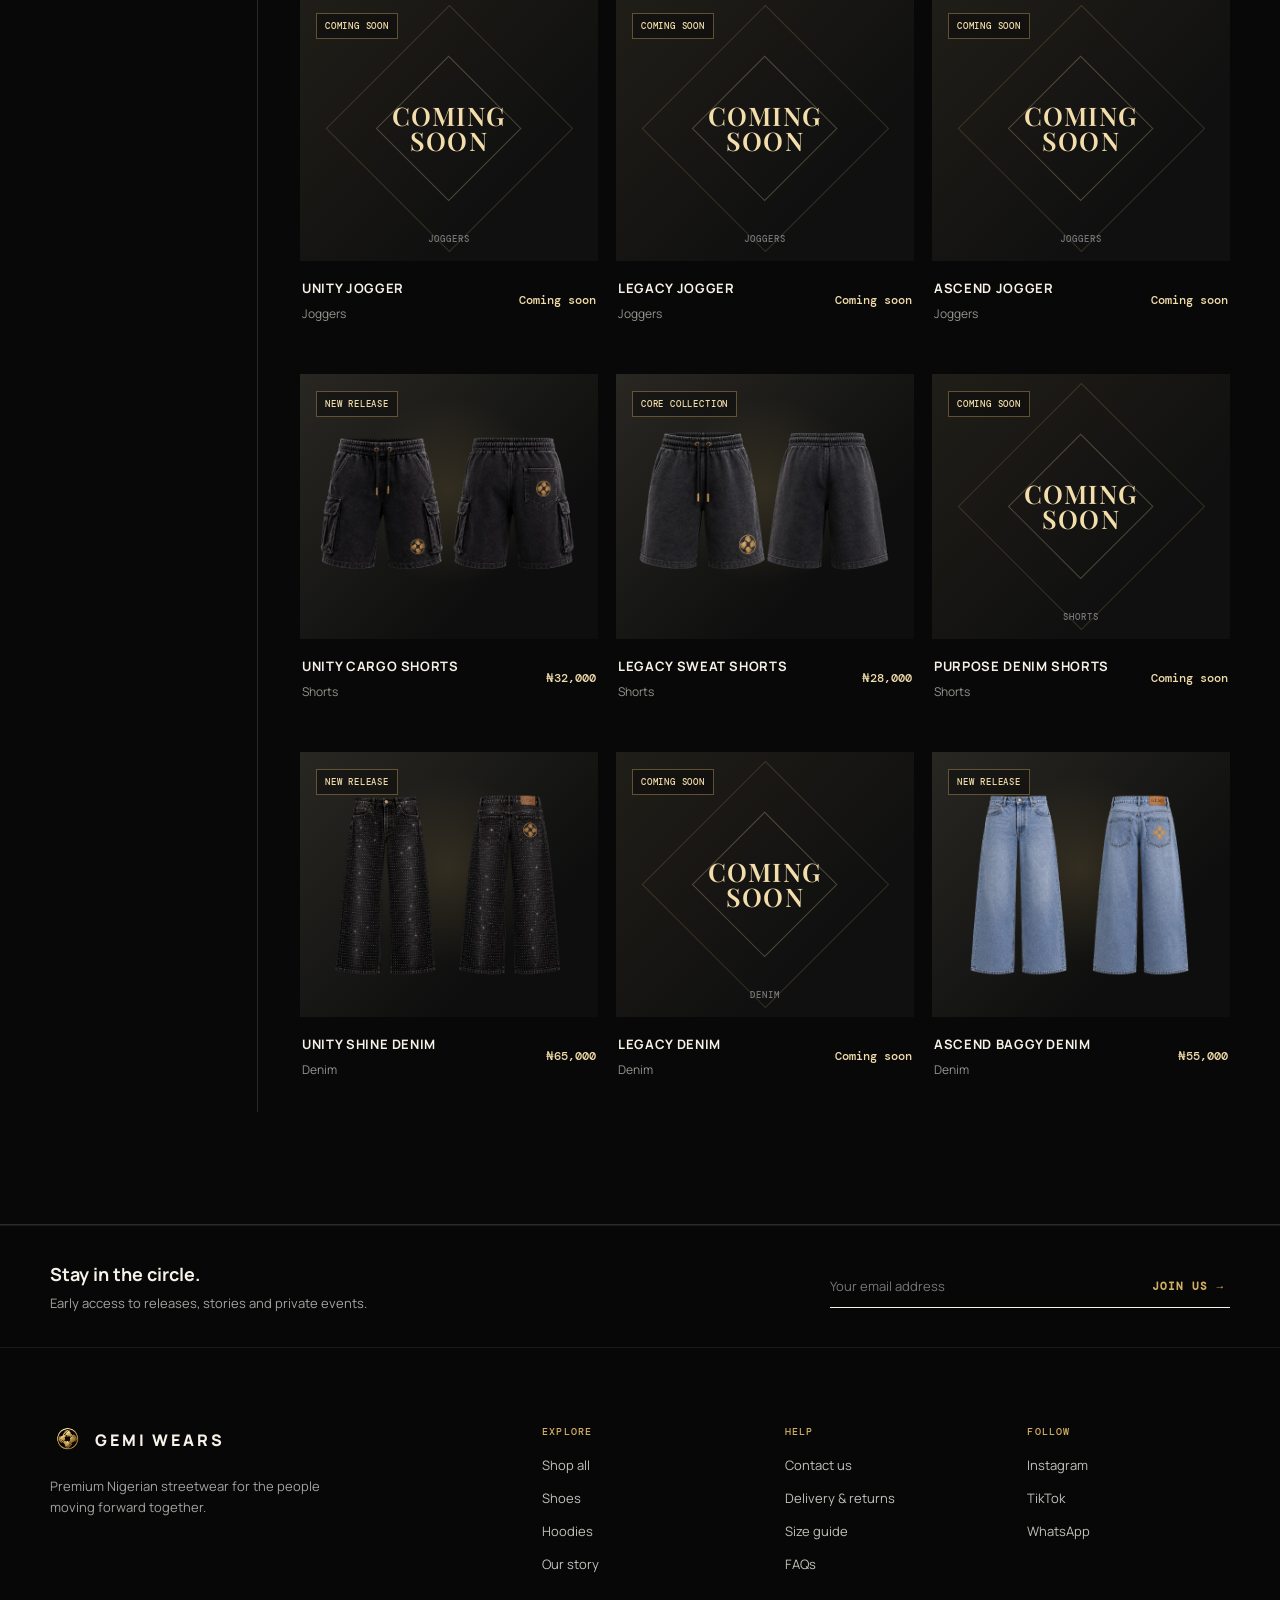
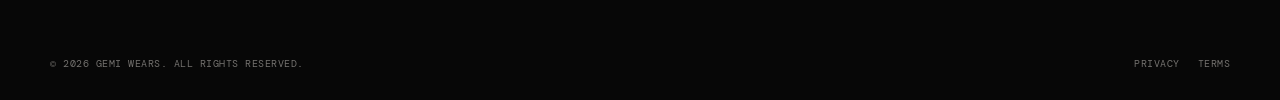
<file: shop.html>
<!doctype html>
<html lang="en">
<head>
  <meta charset="utf-8"><meta name="viewport" content="width=device-width, initial-scale=1"><meta name="description" content="Shop G.E.M.I. footwear, apparel and accessories.">
  <title>G.E.M.I. | Shop</title><link rel="icon" href="assets/brand/gemi-wears-logo.png" type="image/svg+xml"><link rel="stylesheet" href="css/styles.css">
</head>
<body data-page="shop">
  <a class="skip-link" href="#main-content">Skip to content</a><div id="site-header"></div>
  <main id="main-content"><section class="page-banner"><div class="shell"><p class="breadcrumbs"><a href="index.html">Home</a><span>/</span> Shop</p><h1>Designed to <em>stand out.</em></h1><p>Discover GEMI WEARS footwear, hoodies, tees, joggers, shorts and denim.</p></div></section>
    <div class="shell shop-layout"><aside class="shop-filters" aria-label="Product filters"><h2 class="filter-title">Filter by</h2><div class="filter-group"><h3>Category</h3><label class="filter-option"><input type="checkbox" value="Shoes" data-category-filter> Shoes</label><label class="filter-option"><input type="checkbox" value="Hoodies" data-category-filter> Hoodies</label><label class="filter-option"><input type="checkbox" value="T-Shirts" data-category-filter> T-Shirts</label><label class="filter-option"><input type="checkbox" value="Joggers" data-category-filter> Joggers</label><label class="filter-option"><input type="checkbox" value="Shorts" data-category-filter> Shorts</label><label class="filter-option"><input type="checkbox" value="Denim" data-category-filter> Denim</label></div><div class="filter-group"><h3>Availability</h3><p style="margin:0;color:#aaa7a1;font-size:12px">Pieces without an uploaded image are marked Coming Soon.</p></div></aside>
      <section id="collections"><div class="shop-toolbar"><p class="result-count" data-result-count></p><label><span class="sr-only" style="position:absolute;left:-999px">Sort products</span><select class="sort-select" data-sort><option value="featured">Sort: Featured</option><option value="price-low">Price: Low to high</option><option value="price-high">Price: High to low</option><option value="name">Name: A–Z</option></select></label></div><div class="product-grid shop-grid" data-shop-grid></div></section>
    </div>
  </main><div id="site-footer"></div>
  <script defer src="js/products.js"></script><script defer src="js/store.js"></script><script defer src="js/main.js"></script>
</body></html>
</file>
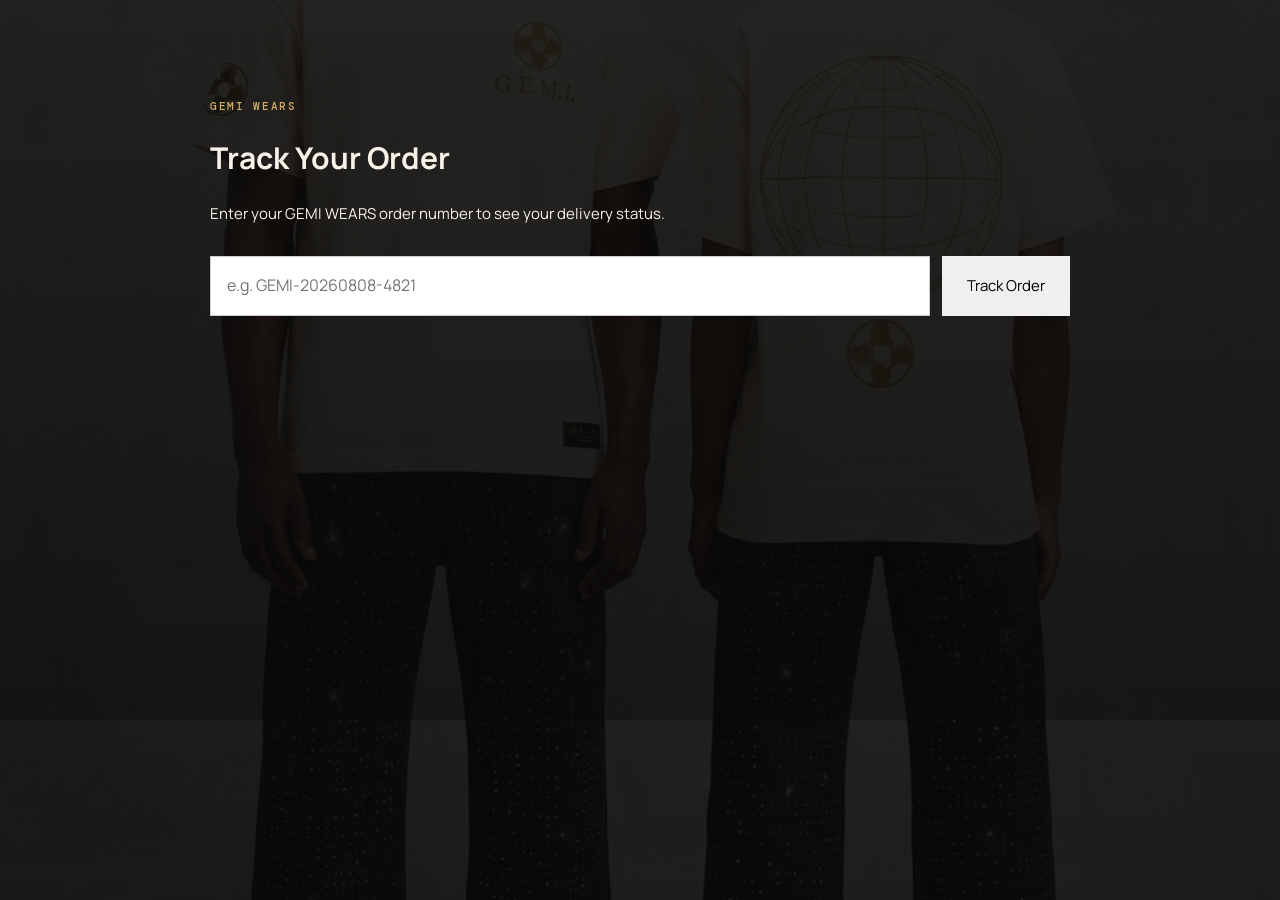
<file: track-order.html>
<!DOCTYPE html>
<html lang="en">
<head>
  <meta charset="UTF-8">

  <meta
    name="viewport"
    content="width=device-width, initial-scale=1.0"
  >

  <title>Track Order | GEMI WEARS</title>

  <link rel="stylesheet" href="css/styles.css">

  <style>
    .tracking-page {
      min-height: 80vh;
      padding: 100px 20px;
      max-width: 900px;
      margin: auto;
    }

    .tracking-form {
      display: flex;
      gap: 12px;
      margin: 30px 0;
    }

    .tracking-form input {
      flex: 1;
      padding: 16px;
      border: 1px solid #ccc;
      font-size: 16px;
    }

    .tracking-form button {
      padding: 16px 25px;
      border: none;
      cursor: pointer;
    }

    .tracking-result {
      display: none;
      margin-top: 40px;
    }

    .tracking-header {
      margin-bottom: 35px;
    }

    .tracking-status {
      margin-top: 30px;
    }

    .tracking-step {
      display: flex;
      align-items: center;
      gap: 15px;
      padding: 18px 0;
      border-bottom: 1px solid #ddd;
    }

    .tracking-dot {
      width: 18px;
      height: 18px;
      border-radius: 50%;
      border: 2px solid #999;
    }

    .tracking-step.completed .tracking-dot {
      background: #111;
      border-color: #111;
    }

    .tracking-step.current {
      font-weight: bold;
    }

    .tracking-error {
      display: none;
      margin-top: 20px;
      padding: 15px;
      border: 1px solid #ccc;
    }

    .order-items {
      margin-top: 30px;
    }

    .order-item {
      display: flex;
      justify-content: space-between;
      padding: 12px 0;
      border-bottom: 1px solid #ddd;
    }

    @media (max-width: 600px) {
      .tracking-form {
        flex-direction: column;
      }
    }
  </style>
</head>

<body>

  <main class="tracking-page">

    <p class="eyebrow">GEMI WEARS</p>

    <h1>Track Your Order</h1>

    <p>
      Enter your GEMI WEARS order number to see your delivery status.
    </p>

    <form id="trackingForm" class="tracking-form">

      <input
        id="orderId"
        type="text"
        placeholder="e.g. GEMI-20260808-4821"
        required
      >

      <button type="submit">
        Track Order
      </button>

    </form>

    <div id="trackingError" class="tracking-error"></div>

    <section id="trackingResult" class="tracking-result">

      <div class="tracking-header">

        <p class="eyebrow">ORDER</p>

        <h2 id="displayOrderId"></h2>

        <p>
          Order placed:
          <strong id="displayDate"></strong>
        </p>

        <p>
          Delivery:
          <strong id="displayDelivery"></strong>
        </p>

      </div>

      <div class="tracking-status">

        <div
          class="tracking-step"
          data-status="processing"
        >
          <span class="tracking-dot"></span>
          <span>Processing</span>
        </div>

        <div
          class="tracking-step"
          data-status="shipped"
        >
          <span class="tracking-dot"></span>
          <span>Shipped</span>
        </div>

        <div
          class="tracking-step"
          data-status="in_transit"
        >
          <span class="tracking-dot"></span>
          <span>In Transit</span>
        </div>

        <div
          class="tracking-step"
          data-status="out_for_delivery"
        >
          <span class="tracking-dot"></span>
          <span>Out for Delivery</span>
        </div>

        <div
          class="tracking-step"
          data-status="delivered"
        >
          <span class="tracking-dot"></span>
          <span>Delivered</span>
        </div>

      </div>

      <div class="order-items">

        <h3>Order Items</h3>

        <div id="orderItems"></div>

      </div>

    </section>

  </main>

  <script src="js/tracking.js"></script>

</body>
</html>
</file>
<file: css/styles.css>
@import url('https://fonts.googleapis.com/css2?family=DM+Mono:wght@400;500&family=Manrope:wght@400;500;600;700;800&family=Playfair+Display:ital,wght@0,600;0,700;1,600&display=swap');

:root {
    --ink: #080808;
    --ink-soft: #101010;
    --surface: rgba(21, 21, 21, .72);
    --surface-2: rgba(27, 27, 27, .72);
    --line: rgba(255, 255, 255, .14);
    --line-soft: rgba(255, 255, 255, .08);
    --gold: #d3af64;
    --gold-pale: #f2ddab;
    --cream: #f7f2e8;
    --muted: #a5a39f;
    --mono: 'DM Mono', monospace;
    --sans: 'Manrope', sans-serif;
    --serif: 'Playfair Display', Georgia, serif;
    --content: min(1180px, calc(100% - 48px));
    --header-height: 82px;
}

/* =========================================================
   GLOBAL
========================================================= */

* {
    box-sizing: border-box;
}

html {
    scroll-behavior: smooth;
}

body {
    margin: 0;
    color: var(--cream);
    background:
        linear-gradient(
            rgba(8, 8, 8, .88),
            rgba(8, 8, 8, .92)
        ),
        url('../assets/brand/model-hero.jpeg') center center / cover fixed no-repeat;
    background-color: var(--ink);
    font-family: var(--sans);
    font-size: 15px;
    line-height: 1.6;
    -webkit-font-smoothing: antialiased;
}

body.menu-open {
    overflow: hidden;
}

a {
    color: inherit;
    text-decoration: none;
}

button,
input,
select,
textarea {
    font: inherit;
}

button {
    cursor: pointer;
}

img {
    max-width: 100%;
    display: block;
}

.skip-link {
    position: absolute;
    left: -999px;
    top: 6px;
    z-index: 100;
    background: var(--gold);
    color: var(--ink);
    padding: 8px 14px;
}

.skip-link:focus {
    left: 6px;
}

.shell {
    width: var(--content);
    margin: auto;
}

.eyebrow {
    margin: 0 0 14px;
    color: var(--gold);
    font: 500 11px/1.25 var(--mono);
    letter-spacing: .15em;
    text-transform: uppercase;
}

.section-heading {
    max-width: 635px;
    margin: 0 0 38px;
    font: 600 clamp(34px, 4.3vw, 58px)/1.05 var(--serif);
    letter-spacing: -.035em;
}

.section-heading em {
    color: var(--gold);
    font-style: italic;
}

.section-copy {
    max-width: 510px;
    color: var(--muted);
    font-size: 16px;
}

.text-link {
    display: inline-flex;
    align-items: center;
    gap: 9px;
    color: var(--gold-pale);
    font-weight: 700;
    transition: gap .2s, color .2s;
}

.text-link::after {
    content: '→';
    font-size: 20px;
    line-height: 1;
}

.text-link:hover {
    gap: 14px;
    color: var(--gold);
}


/* =========================================================
   HEADER
========================================================= */

.announcement {
    background: var(--gold);
    color: #1c1710;
    text-align: center;
    padding: 8px 20px;
    font: 500 10px/1.25 var(--mono);
    letter-spacing: .1em;
    text-transform: uppercase;
}

.site-header {
    position: sticky;
    top: 0;
    z-index: 30;
    height: var(--header-height);
    background: rgba(8, 8, 8, .82);
    border-bottom: 1px solid var(--line-soft);
    backdrop-filter: blur(18px);
    transition: background .3s ease, border-color .3s ease, box-shadow .3s ease;
}

.header-inner {
    width: var(--content);
    height: 100%;
    margin: auto;
    display: flex;
    align-items: center;
    justify-content: space-between;
    gap: 28px;
}

.brand {
    display: inline-flex;
    align-items: center;
    gap: 10px;
    flex: 0 0 auto;
}

.brand-mark {
    width: 28px;
    height: 28px;
    display: grid;
    grid-template-columns: repeat(2, 1fr);
    gap: 2px;
    transform: rotate(45deg);
}

.brand-mark i {
    background: var(--gold);
    display: block;
}

.brand-mark i:nth-child(2),
.brand-mark i:nth-child(3) {
    background: var(--gold-pale);
}

.brand-name {
    font: 800 16px/1 var(--sans);
    letter-spacing: .18em;
}

.brand-logo {
    width: 35px;
    height: 35px;
    object-fit: contain;
}

.brand--header {
    margin-left: 5px;
    gap: 8px;
}

.brand--header .brand-logo {
    width: 40px;
    height: 40px;
}

.brand--header .brand-name {
    font-size: 13px;
    letter-spacing: .11em;
}

.main-nav {
    display: flex;
    align-items: center;
    justify-content: center;
    gap: clamp(18px, 2.8vw, 40px);
}

.main-nav a {
    padding: 7px 0;
    color: #ccc9c2;
    font: 600 12px/1 var(--sans);
    letter-spacing: .08em;
    text-transform: uppercase;
    position: relative;
}

.main-nav a::after {
    content: '';
    position: absolute;
    left: 0;
    right: 0;
    bottom: 0;
    height: 1px;
    background: var(--gold);
    transform: scaleX(0);
    transform-origin: right;
    transition: transform .25s ease;
}

.main-nav a:hover,
.main-nav a.is-active {
    color: var(--cream);
}

.main-nav a:hover::after,
.main-nav a.is-active::after {
    transform: scaleX(1);
    transform-origin: left;
}

.header-actions {
    display: flex;
    align-items: center;
    gap: 10px;
}

.icon-button {
    width: 40px;
    height: 40px;
    display: inline-grid;
    place-items: center;
    border: 1px solid transparent;
    color: var(--cream);
    background: transparent;
    border-radius: 50%;
    transition: border-color .2s, color .2s, background .2s;
    position: relative;
}

.icon-button:hover {
    border-color: var(--line);
    color: var(--gold);
    background: rgba(21, 21, 21, .65);
}

.icon-button svg {
    width: 19px;
    height: 19px;
    fill: none;
    stroke: currentColor;
    stroke-width: 1.7;
}

.cart-count {
    position: absolute;
    top: 1px;
    right: -1px;
    min-width: 16px;
    height: 16px;
    padding: 0 3px;
    border-radius: 9px;
    color: var(--ink);
    background: var(--gold);
    font: 700 9px/16px var(--mono);
    text-align: center;
}

.menu-toggle {
    display: none;
}

.mobile-menu {
    display: none;
}


/* =========================================================
   FOOTER
========================================================= */

.site-footer {
    border-top: 1px solid var(--line);
    background: rgba(7, 7, 7, .88);
}

.footer-top {
    width: var(--content);
    margin: auto;
    padding: 74px 0 50px;
    display: grid;
    grid-template-columns: 1.45fr repeat(3, .65fr);
    gap: 40px;
}

.footer-brand .brand {
    margin-bottom: 19px;
}

.footer-brand p {
    max-width: 285px;
    margin: 0;
    color: var(--muted);
    font-size: 13px;
}

.footer-title {
    margin: 3px 0 15px;
    color: var(--gold);
    font: 500 10px var(--mono);
    letter-spacing: .12em;
    text-transform: uppercase;
}

.footer-list {
    list-style: none;
    padding: 0;
    margin: 0;
}

.footer-list li + li {
    margin-top: 9px;
}

.footer-list a {
    color: #c4c1bc;
    font-size: 13px;
    transition: color .2s;
}

.footer-list a:hover {
    color: var(--gold);
}

.newsletter {
    padding: 34px 0;
    border-top: 1px solid var(--line-soft);
    border-bottom: 1px solid var(--line-soft);
}

.newsletter-inner {
    width: var(--content);
    margin: auto;
    display: flex;
    align-items: center;
    justify-content: space-between;
    gap: 35px;
}

.newsletter h3 {
    margin: 0 0 4px;
    font-size: 18px;
}

.newsletter p {
    margin: 0;
    color: var(--muted);
    font-size: 13px;
}

.email-form {
    display: flex;
    width: min(100%, 400px);
    border-bottom: 1px solid var(--cream);
}

.email-form input {
    min-width: 0;
    flex: 1;
    padding: 10px 0;
    border: 0;
    outline: 0;
    color: var(--cream);
    background: transparent;
    font-size: 13px;
}

.email-form input::placeholder {
    color: #777;
}

.email-form button {
    border: 0;
    background: transparent;
    color: var(--gold);
    font: 700 11px var(--mono);
    text-transform: uppercase;
    letter-spacing: .09em;
}

.footer-bottom {
    width: var(--content);
    min-height: 74px;
    margin: auto;
    display: flex;
    align-items: center;
    justify-content: space-between;
    gap: 20px;
    color: #73716e;
    font: 400 10px var(--mono);
    letter-spacing: .05em;
    text-transform: uppercase;
}

.social-links {
    display: flex;
    align-items: center;
    gap: 18px;
}

.social-links a:hover {
    color: var(--gold);
}


/* =========================================================
   BUTTONS / INPUTS
========================================================= */

.button {
    display: inline-flex;
    min-height: 50px;
    padding: 0 22px;
    align-items: center;
    justify-content: center;
    gap: 10px;
    border: 1px solid transparent;
    color: var(--ink);
    background: var(--gold);
    font: 800 11px/1 var(--sans);
    letter-spacing: .1em;
    text-transform: uppercase;
    transition: transform .2s, background .2s, color .2s, border .2s;
}

.button:hover {
    background: var(--gold-pale);
    transform: translateY(-2px);
}

.button--dark {
    color: var(--cream);
    background: transparent;
    border-color: rgba(255, 255, 255, .52);
}

.button--dark:hover {
    color: var(--ink);
    background: var(--cream);
    border-color: var(--cream);
}

.button--line {
    color: var(--gold-pale);
    background: transparent;
    border-color: var(--gold);
}

.button--line:hover {
    color: var(--ink);
    background: var(--gold);
}

.button--full {
    width: 100%;
}

.field {
    width: 100%;
    min-height: 50px;
    padding: 0 14px;
    border: 1px solid var(--line);
    outline: none;
    color: var(--cream);
    background: rgba(18, 18, 18, .72);
    transition: border .2s, background .2s;
}

.field:focus {
    border-color: var(--gold);
    background: rgba(18, 18, 18, .9);
}

.field::placeholder {
    color: #77736e;
}

.field-label {
    display: block;
    margin: 0 0 8px;
    color: #dfdcd5;
    font: 600 11px/1 var(--sans);
    letter-spacing: .08em;
    text-transform: uppercase;
}

textarea.field {
    min-height: 125px;
    padding: 14px;
    resize: vertical;
}


/* =========================================================
   HOME
========================================================= */

.home-hero {
    display: flex;
    min-height: calc(100svh - 33px);
    position: relative;
    overflow: hidden;
    border-bottom: 1px solid var(--line);
    background:
        linear-gradient(
            90deg,
            rgba(4, 4, 4, .90) 0%,
            rgba(4, 4, 4, .64) 42%,
            rgba(4, 4, 4, .25) 100%
        ),
        url('../assets/brand/model-hero.jpeg') center 36% / cover no-repeat;
}

.hero-copy {
    width: var(--content);
    max-width: 1180px;
    margin: auto;
    padding: 110px 0 105px;
    align-self: center;
    position: relative;
    z-index: 2;
}

.hero-title {
    max-width: 650px;
    margin: 0 0 24px;
    font-family: var(--sans);
    font-size: clamp(55px, 8.2vw, 112px);
    font-weight: 800;
    line-height: .92;
    letter-spacing: -.075em;
    text-transform: uppercase;
}

.hero-title em {
    display: block;
    margin-top: 12px;
    color: var(--gold-pale);
    font: 600 clamp(24px, 3.2vw, 43px)/1.1 var(--serif);
    letter-spacing: -.03em;
    text-transform: none;
}

.hero-description {
    max-width: 510px;
    margin: 0 0 35px;
    color: #e4dfd3;
    font-size: 16px;
}

.hero-actions {
    display: flex;
    flex-wrap: wrap;
    gap: 12px;
}

.hero-index {
    position: absolute;
    bottom: 37px;
    left: 48px;
    color: #8a877f;
    font: 500 10px var(--mono);
    letter-spacing: .12em;
}

.hero-index b {
    color: var(--gold);
    font-weight: 500;
}

.hero-visual {
    display: none;
}

.intro-strip {
    width: var(--content);
    margin: auto;
    padding: 27px 0;
    display: grid;
    grid-template-columns: 1fr 1.4fr 1fr;
    gap: 30px;
    align-items: center;
    border-bottom: 1px solid var(--line);
}

.intro-strip span {
    color: var(--gold);
    font: 500 10px var(--mono);
    letter-spacing: .14em;
    text-transform: uppercase;
}

.intro-strip p {
    margin: 0;
    text-align: center;
    font: 600 15px/1.4 var(--serif);
}

.intro-strip p em {
    color: var(--gold);
}

.intro-strip a {
    justify-self: end;
    color: #aaa7a1;
    font: 600 10px var(--mono);
    letter-spacing: .1em;
    text-transform: uppercase;
}

.intro-strip a:hover {
    color: var(--gold);
}

.featured {
    padding: 118px 0;
    background: rgba(8, 8, 8, .36);
}

.section-top {
    display: flex;
    align-items: end;
    justify-content: space-between;
    gap: 30px;
    margin-bottom: 40px;
}

.section-top .section-heading {
    margin-bottom: 0;
}

.product-grid {
    display: grid;
    grid-template-columns: repeat(3, 1fr);
    gap: 18px;
}

.product-card {
    min-width: 0;
}

.product-card__visual {
    display: block;
    position: relative;
    overflow: hidden;
    min-height: 300px;
    padding: 16px;
    background: rgba(21, 21, 21, .70);
    isolation: isolate;
}

.product-card__visual::after {
    content: '';
    position: absolute;
    inset: 0;
    border: 1px solid transparent;
    transition: border .25s;
    pointer-events: none;
}

.product-card:hover .product-card__visual::after {
    border-color: rgba(211, 175, 100, .55);
}

.product-card__visual .product-art {
    position: absolute;
    inset: 0;
    transform: scale(.9);
    transition: transform .45s cubic-bezier(.2, .75, .2, 1);
}

.product-card:hover .product-art {
    transform: scale(1.02);
}

.product-badge {
    position: relative;
    z-index: 2;
    display: inline-block;
    padding: 6px 8px;
    color: var(--gold-pale);
    border: 1px solid rgba(211, 175, 100, .4);
    background: rgba(8, 8, 8, .45);
    font: 500 9px var(--mono);
    letter-spacing: .09em;
    text-transform: uppercase;
}

.product-card__meta {
    padding: 17px 2px 6px;
    display: grid;
    grid-template-columns: 1fr auto;
    gap: 5px 12px;
}

.product-card__meta h3 {
    margin: 0;
    font-size: 13px;
    letter-spacing: .05em;
}

.product-card__meta p {
    grid-column: 1;
    margin: 0;
    color: #97948f;
    font-size: 12px;
}

.product-card__price {
    grid-column: 2;
    grid-row: 1 / span 2;
    align-self: center;
    color: var(--gold-pale);
    font: 500 12px var(--mono);
}

.product-card__link {
    display: inline-block;
    margin: 10px 2px 0;
    color: var(--gold);
    font: 600 10px var(--mono);
    letter-spacing: .08em;
    text-transform: uppercase;
    opacity: 0;
    transform: translateY(-4px);
    transition: .2s;
}

.product-card:hover .product-card__link {
    opacity: 1;
    transform: translateY(0);
}


/* =========================================================
   STORY / ABOUT SUPPORT
========================================================= */

.story-panel {
    min-height: 575px;
    display: grid;
    grid-template-columns: 1.05fr .95fr;
    background: rgba(18, 18, 18, .58);
}

.story-image {
    position: relative;
    min-height: 400px;
    overflow: hidden;
    background:
        linear-gradient(
            rgba(9, 9, 9, .50),
            rgba(9, 9, 9, .60)
        ),
        url('../assets/brand/model-hero.jpeg') center center / cover no-repeat;
}

.story-image::before,
.story-image::after {
    content: '';
    position: absolute;
    border: 1px solid rgba(242, 221, 171, .55);
    transform: rotate(45deg);
}

.story-image::before {
    width: 118px;
    height: 118px;
    top: 23%;
    left: 31%;
    box-shadow:
        0 0 0 20px rgba(211, 175, 100, .1),
        0 0 0 40px rgba(211, 175, 100, .05);
}

.story-image::after {
    width: 202px;
    height: 202px;
    right: 11%;
    bottom: 5%;
    border-color: rgba(211, 175, 100, .18);
}

.story-image__label {
    position: absolute;
    left: 11%;
    bottom: 10%;
    max-width: 270px;
    color: var(--cream);
    font: 600 28px/1.05 var(--serif);
    z-index: 2;
}

.story-image__label em {
    color: var(--gold);
}

.story-copy {
    padding: 90px clamp(35px, 7vw, 115px);
    align-self: center;
    background: rgba(10, 10, 10, .45);
}

.story-copy .section-heading {
    margin-bottom: 23px;
}

.story-copy .section-copy {
    margin: 0 0 29px;
}

.quote {
    padding: 120px 20px;
    text-align: center;
    overflow: hidden;
    background: rgba(8, 8, 8, .38);
}

.quote p {
    max-width: 970px;
    margin: 0 auto 30px;
    font: 600 clamp(31px, 4.5vw, 61px)/1.1 var(--serif);
    letter-spacing: -.035em;
}

.quote p em {
    color: var(--gold);
}

.quote cite {
    color: #aaa69e;
    font: 500 10px var(--mono);
    font-style: normal;
    letter-spacing: .12em;
    text-transform: uppercase;
}

.value-row {
    width: var(--content);
    margin: auto;
    padding-bottom: 115px;
    display: grid;
    grid-template-columns: repeat(3, 1fr);
    gap: 1px;
    background: var(--line);
}

.value-card {
    min-height: 195px;
    padding: 28px;
    background: rgba(8, 8, 8, .62);
}

.value-card span {
    color: var(--gold);
    font: 500 10px var(--mono);
    letter-spacing: .1em;
}

.value-card h3 {
    margin: 35px 0 0;
    font: 600 24px var(--serif);
}


/* =========================================================
   PRODUCT ART
========================================================= */

.product-art {
    position: relative;
    width: 100%;
    height: 100%;
    overflow: hidden;
    background:
        radial-gradient(
            circle at 52% 45%,
            rgba(211, 175, 100, .16),
            transparent 19%
        ),
        linear-gradient(135deg, #262524, #101010 70%);
}

.product-art__backdrop {
    position: absolute;
    width: 72%;
    aspect-ratio: 1;
    top: 48%;
    left: 50%;
    border: 1px solid rgba(211, 175, 100, .22);
    border-radius: 50%;
    transform: translate(-50%, -50%);
}

.product-art__item {
    position: absolute;
    top: 53%;
    left: 50%;
    width: 76%;
    height: 31%;
    transform: translate(-50%, -50%) rotate(-10deg);
}

.product-art__item::before,
.product-art__item::after {
    content: '';
    position: absolute;
    display: block;
}

.product-art--sneaker .product-art__item {
    border-radius: 43% 50% 20% 20% / 72% 74% 20% 24%;
    background: linear-gradient(
        155deg,
        #4a4843 0 13%,
        #151515 13% 41%,
        #c4a05b 42% 45%,
        #292929 47% 67%,
        #121212 67%
    );
    box-shadow:
        inset -14px -8px 13px rgba(0, 0, 0, .5),
        11px 19px 15px rgba(0, 0, 0, .42);
}

.product-art--sneaker .product-art__item::before {
    width: 58%;
    height: 24%;
    top: 38%;
    left: 18%;
    border-top: 2px solid #9b978d;
    border-bottom: 2px solid #9b978d;
    transform: skewX(-18deg);
    opacity: .8;
}

.product-art--sneaker .product-art__item::after {
    width: 93%;
    height: 19%;
    bottom: -11%;
    left: 5%;
    border-radius: 20% 22% 30% 38%;
    background: linear-gradient(#75716b, #212121 46%, #ae8a4c 50%, #111);
    box-shadow: 0 5px 7px rgba(0, 0, 0, .35);
}

.product-art--runner .product-art__item {
    border-radius: 40% 53% 20% 24% / 75% 75% 18% 26%;
    background: linear-gradient(
        155deg,
        #d7cfba 0 12%,
        #787267 12% 16%,
        #c5bba2 17% 40%,
        #d3ad63 41% 44%,
        #8f897d 45% 67%,
        #eee3c7 68%
    );
    box-shadow:
        inset -13px -8px 13px rgba(0, 0, 0, .25),
        11px 19px 15px rgba(0, 0, 0, .38);
}

.product-art--runner .product-art__item::before {
    width: 58%;
    height: 24%;
    top: 38%;
    left: 18%;
    border-top: 2px solid #463d30;
    border-bottom: 2px solid #463d30;
    transform: skewX(-18deg);
    opacity: .72;
}

.product-art--runner .product-art__item::after {
    width: 96%;
    height: 21%;
    bottom: -11%;
    left: 3%;
    border-radius: 20% 22% 30% 38%;
    background: linear-gradient(
        #f6eedc,
        #bfb59f 52%,
        #634b29 54%,
        #d6c9af 64%
    );
}

.product-art--hoodie .product-art__item {
    width: 46%;
    height: 65%;
    top: 53%;
    border: 1px solid #3a3937;
    border-radius: 30% 30% 10% 10%;
    background: linear-gradient(90deg, #1a1a1a, #353432 50%, #151515);
    box-shadow: 0 18px 15px rgba(0, 0, 0, .25);
}

.product-art--hoodie .product-art__item::before {
    width: 53%;
    height: 29%;
    left: 23%;
    top: -17%;
    border: 11px solid #2f2e2c;
    border-bottom: 0;
    border-radius: 50% 50% 0 0;
}

.product-art--hoodie .product-art__item::after {
    width: 70%;
    height: 25%;
    left: 15%;
    bottom: 8%;
    border-top: 1px solid #77736c;
    border-radius: 0 0 45% 45%;
    background: linear-gradient(
        transparent 49%,
        rgba(211, 175, 100, .2) 50% 53%,
        transparent 54%
    );
}

.product-art--tee .product-art__item {
    width: 58%;
    height: 63%;
    top: 54%;
    clip-path: polygon(
        17% 0,
        35% 8%,
        65% 8%,
        83% 0,
        100% 20%,
        82% 34%,
        78% 100%,
        22% 100%,
        18% 34%,
        0 20%
    );
    background: linear-gradient(90deg, #111, #343330 50%, #121212);
    box-shadow: 0 16px 14px rgba(0, 0, 0, .35);
}

.product-art--tee .product-art__item::before {
    width: 20%;
    aspect-ratio: 1;
    top: 33%;
    left: 40%;
    border: 1px solid var(--gold);
    transform: rotate(45deg);
    box-shadow: 0 0 0 4px rgba(211, 175, 100, .1);
}

.product-art--cap .product-art__item {
    width: 56%;
    height: 41%;
    top: 47%;
    border-radius: 55% 55% 20% 20%;
    background: linear-gradient(115deg, #1b1b1b, #504d47 54%, #161616);
    box-shadow:
        inset 0 0 0 1px #5d594f,
        0 15px 15px rgba(0, 0, 0, .4);
}

.product-art--cap .product-art__item::before {
    width: 82%;
    height: 44%;
    left: 48%;
    top: 68%;
    border-radius: 8% 55% 55% 18%;
    background: linear-gradient(165deg, #3e3b35, #101010);
    transform: rotate(8deg);
}

.product-art--cap .product-art__item::after {
    width: 20%;
    aspect-ratio: 1;
    top: 33%;
    left: 40%;
    border: 1px solid var(--gold);
    transform: rotate(45deg);
}

.product-art--socks .product-art__item {
    width: 45%;
    height: 62%;
    top: 50%;
    background: linear-gradient(90deg, #e2d8c4, #f7f0e1 50%, #bbb2a0);
    clip-path: polygon(
        12% 0,
        88% 0,
        85% 63%,
        100% 84%,
        91% 100%,
        35% 96%,
        34% 68%,
        12% 57%
    );
    box-shadow: 0 13px 14px rgba(0, 0, 0, .25);
}

.product-art--socks .product-art__item::before {
    width: 74%;
    height: 7%;
    top: 17%;
    left: 13%;
    background: var(--gold);
}


/* =========================================================
   INTERNAL PAGES
========================================================= */

.page-banner {
    padding: 84px 0 60px;
    border-bottom: 1px solid var(--line);
    background: rgba(8, 8, 8, .34);
}

.page-banner h1 {
    max-width: 800px;
    margin: 0;
    font: 600 clamp(46px, 6vw, 76px)/.98 var(--serif);
    letter-spacing: -.05em;
}

.page-banner h1 em {
    color: var(--gold);
    font-style: italic;
}

.page-banner p {
    max-width: 500px;
    margin: 20px 0 0;
    color: var(--muted);
}

.breadcrumbs {
    margin: 0 0 25px;
    color: #8f8c86;
    font: 500 10px var(--mono);
    letter-spacing: .09em;
    text-transform: uppercase;
}

.breadcrumbs a:hover {
    color: var(--gold);
}

.breadcrumbs span {
    margin: 0 8px;
    color: var(--gold);
}


/* =========================================================
   SHOP
========================================================= */

.shop-layout {
    padding: 48px 0 112px;
    display: grid;
    grid-template-columns: 208px 1fr;
    gap: 42px;
    background: rgba(8, 8, 8, .30);
}

.shop-filters {
    padding-right: 28px;
    border-right: 1px solid var(--line);
}

.filter-title {
    margin: 0 0 24px;
    font: 600 13px var(--sans);
    letter-spacing: .06em;
    text-transform: uppercase;
}

.filter-group {
    padding: 19px 0;
    border-top: 1px solid var(--line);
}

.filter-group h3 {
    margin: 0 0 13px;
    font-size: 11px;
    letter-spacing: .07em;
    text-transform: uppercase;
}

.filter-option {
    display: flex;
    align-items: center;
    gap: 8px;
    color: #b6b3ad;
    font-size: 13px;
    cursor: pointer;
}

.filter-option + .filter-option {
    margin-top: 10px;
}

.filter-option input {
    accent-color: var(--gold);
}

.shop-toolbar {
    margin-bottom: 26px;
    display: flex;
    align-items: center;
    justify-content: space-between;
    gap: 15px;
}

.result-count {
    margin: 0;
    color: #a5a19c;
    font: 500 11px var(--mono);
    letter-spacing: .05em;
}

.sort-select {
    padding: 10px 30px 10px 12px;
    border: 1px solid var(--line);
    color: var(--cream);
    background: rgba(18, 18, 18, .75);
}

.shop-grid {
    grid-template-columns: repeat(3, minmax(0, 1fr));
}

.shop-grid .product-card__visual {
    min-height: 265px;
}


/* =========================================================
   PRODUCT
========================================================= */

.product-detail {
    padding: 54px 0 115px;
    display: grid;
    grid-template-columns: minmax(0, 1.15fr) minmax(340px, .85fr);
    gap: clamp(38px, 8vw, 110px);
}

.product-gallery {
    display: grid;
    grid-template-columns: 86px 1fr;
    gap: 15px;
}

.gallery-thumbs {
    display: grid;
    grid-auto-rows: 86px;
    gap: 11px;
}

.gallery-thumb {
    padding: 0;
    overflow: hidden;
    border: 1px solid transparent;
    background: rgba(21, 21, 21, .70);
}

.gallery-thumb.is-active {
    border-color: var(--gold);
}

.gallery-thumb .product-art {
    transform: scale(.72);
}

.product-main-visual {
    min-height: 505px;
    background: rgba(21, 21, 21, .70);
}

.product-main-visual .product-art {
    min-height: 505px;
}

.product-main-visual .product-art__item {
    transform: translate(-50%, -50%) rotate(-10deg) scale(1.22);
}

.product-info {
    padding-top: 5px;
}

.product-info__category {
    color: var(--gold);
    font: 500 10px var(--mono);
    letter-spacing: .11em;
    text-transform: uppercase;
}

.product-info h1 {
    margin: 10px 0 9px;
    font: 600 clamp(36px, 4vw, 56px)/1 var(--serif);
    letter-spacing: -.04em;
}

.product-info__price {
    margin: 0 0 24px;
    color: var(--gold-pale);
    font: 500 18px var(--mono);
}

.product-info__description {
    margin: 0 0 24px;
    color: #b2afa9;
}

.product-info hr {
    margin: 25px 0;
    border: 0;
    border-top: 1px solid var(--line);
}

.option-label {
    display: flex;
    justify-content: space-between;
    margin: 0 0 12px;
    font: 600 10px var(--sans);
    letter-spacing: .09em;
    text-transform: uppercase;
}

.option-label b {
    color: var(--gold-pale);
    font-weight: 600;
}

.swatches,
.size-options {
    display: flex;
    flex-wrap: wrap;
    gap: 8px;
}

.swatch {
    min-width: 104px;
    padding: 11px 12px;
    border: 1px solid var(--line);
    color: #b8b5ae;
    background: transparent;
    font-size: 11px;
}

.swatch.is-active {
    color: var(--cream);
    border-color: var(--gold);
}

.size-option {
    width: 49px;
    height: 42px;
    border: 1px solid var(--line);
    color: #c0bdb7;
    background: transparent;
    font: 500 11px var(--mono);
}

.size-option.is-active {
    color: var(--ink);
    border-color: var(--gold);
    background: var(--gold);
}

.purchase-row {
    margin-top: 30px;
    display: flex;
    gap: 10px;
}

.quantity-control {
    min-width: 124px;
    height: 50px;
    display: flex;
    align-items: center;
    justify-content: space-around;
    border: 1px solid var(--line);
    background: rgba(8, 8, 8, .45);
}

.quantity-control button {
    width: 34px;
    height: 100%;
    border: 0;
    color: var(--gold);
    background: transparent;
    font-size: 18px;
}

.quantity-control span {
    font: 500 12px var(--mono);
}

.product-promise {
    margin: 24px 0 0;
    padding: 19px 0 0;
    border-top: 1px solid var(--line);
    display: grid;
    gap: 9px;
    color: #aaa7a1;
    font-size: 12px;
}

.product-promise span {
    color: var(--gold);
    margin-right: 8px;
}

.related {
    padding-bottom: 110px;
}


/* =========================================================
   CART
========================================================= */

.cart-page {
    padding: 52px 0 114px;
    background: rgba(8, 8, 8, .30);
}

.cart-layout {
    display: grid;
    grid-template-columns: minmax(0, 1fr) 345px;
    gap: 48px;
}

.cart-list {
    border-top: 1px solid var(--line);
}

.cart-item {
    padding: 17px 0;
    display: grid;
    grid-template-columns: 115px 1fr auto;
    gap: 21px;
    align-items: center;
    border-bottom: 1px solid var(--line);
}

.cart-item__visual {
    height: 105px;
    overflow: hidden;
    background: rgba(21, 21, 21, .70);
}

.cart-item__visual .product-art {
    transform: scale(.7);
}

.cart-item h2 {
    margin: 0 0 5px;
    font-size: 14px;
    letter-spacing: .04em;
}

.cart-item p {
    margin: 0;
    color: var(--muted);
    font-size: 11px;
}

.cart-item__controls {
    display: flex;
    align-items: center;
    gap: 20px;
    margin-top: 15px;
}

.cart-item__controls .quantity-control {
    min-width: 102px;
    height: 36px;
}

.remove-item {
    padding: 0;
    border: 0;
    color: #a7a39d;
    background: transparent;
    font: 500 10px var(--mono);
    letter-spacing: .08em;
    text-transform: uppercase;
}

.remove-item:hover {
    color: #e6866d;
}

.cart-item__price {
    align-self: start;
    color: var(--gold-pale);
    font: 500 13px var(--mono);
}

.order-summary {
    height: max-content;
    padding: 25px;
    border: 1px solid var(--line);
    background: rgba(16, 16, 16, .78);
}

.order-summary h2 {
    margin: 0 0 24px;
    font: 600 19px var(--serif);
}

.summary-line {
    display: flex;
    justify-content: space-between;
    gap: 15px;
    padding: 11px 0;
    color: #aaa7a0;
    font-size: 12px;
}

.summary-line--total {
    margin-top: 10px;
    padding-top: 19px;
    border-top: 1px solid var(--line);
    color: var(--cream);
    font-size: 14px;
    font-weight: 700;
}

.summary-line--total span:last-child {
    color: var(--gold-pale);
    font-family: var(--mono);
}

.summary-note {
    margin: 16px 0 0;
    color: #85817a;
    font-size: 10px;
}

.empty-state {
    padding: 75px 20px;
    text-align: center;
    border: 1px solid var(--line);
    background: rgba(8, 8, 8, .48);
}

.empty-state h2 {
    margin: 0 0 8px;
    font: 600 28px var(--serif);
}

.empty-state p {
    margin: 0 0 24px;
    color: var(--muted);
}


/* =========================================================
   CHECKOUT
========================================================= */

.checkout-page {
    padding: 52px 0 114px;
    background: rgba(8, 8, 8, .30);
}

.checkout-layout {
    display: grid;
    grid-template-columns: minmax(0, 1fr) 360px;
    gap: 55px;
}

.checkout-section + .checkout-section {
    margin-top: 45px;
    padding-top: 43px;
    border-top: 1px solid var(--line);
}

.checkout-section h2 {
    margin: 0 0 20px;
    font: 600 26px var(--serif);
}

.form-grid {
    display: grid;
    grid-template-columns: repeat(2, 1fr);
    gap: 17px;
}

.form-grid .full-width {
    grid-column: 1 / -1;
}

.radio-cards {
    display: grid;
    gap: 10px;
}

.radio-card {
    display: flex;
    align-items: center;
    justify-content: space-between;
    gap: 15px;
    padding: 15px;
    border: 1px solid var(--line);
    background: rgba(8, 8, 8, .38);
    cursor: pointer;
}

.radio-card:has(input:checked) {
    border-color: var(--gold);
    background: rgba(211, 175, 100, .06);
}

.radio-card input {
    accent-color: var(--gold);
}

.radio-card span {
    display: block;
    color: #c2beb8;
    font-size: 12px;
}

.radio-card b {
    display: block;
    color: var(--gold-pale);
    font: 500 11px var(--mono);
}

.checkout-summary .summary-products {
    display: grid;
    gap: 14px;
    padding-bottom: 16px;
    border-bottom: 1px solid var(--line);
}

.checkout-product {
    display: grid;
    grid-template-columns: 48px 1fr auto;
    gap: 11px;
    align-items: center;
}

.checkout-product__visual {
    width: 48px;
    height: 48px;
    overflow: hidden;
    background: rgba(21, 21, 21, .70);
}

.checkout-product__visual .product-art {
    transform: scale(.58);
}

.checkout-product h3 {
    margin: 0;
    font-size: 11px;
}

.checkout-product p,
.checkout-product b {
    margin: 2px 0 0;
    color: var(--muted);
    font: 400 9px var(--mono);
}

.checkout-product b {
    color: var(--gold-pale);
}

.product-gallery.no-thumbs {
    grid-template-columns: 1fr;
}

.product-gallery.no-thumbs .gallery-thumbs {
    display: none;
}

.payment-card {
    align-items: center;
}

.payment-card .payment-choice {
    display: flex;
    align-items: center;
    gap: 11px;
    min-width: 0;
}

.payment-card .payment-choice input {
    flex: 0 0 auto;
}

.payment-icon {
    width: 36px;
    height: 29px;
    display: inline-grid !important;
    flex: 0 0 auto;
    place-items: center;
    border: 1px solid rgba(211, 175, 100, .55);
    border-radius: 4px;
    color: var(--gold-pale);
    background: rgba(211, 175, 100, .08);
}

.payment-icon svg {
    width: 19px;
    height: 19px;
    fill: none;
    stroke: currentColor;
    stroke-width: 1.6;
}

.payment-icon--paystack {
    color: #101010;
    border-color: #00c3f7;
    background: #00c3f7;
    font: 800 18px/1 var(--sans);
}

.payment-copy {
    min-width: 0;
}

.payment-copy b {
    margin: 0 0 2px;
}

.payment-copy small {
    max-width: 270px;
    color: #a7a39d;
    font-size: 10px;
    line-height: 1.35;
}

.payment-badges {
    display: flex !important;
    align-items: center;
    justify-content: flex-end;
    gap: 4px;
}

.payment-badges i {
    display: inline-block;
    padding: 3px 5px;
    border: 1px solid var(--line);
    color: #c6c1b6;
    font: 600 8px/1 var(--mono);
    font-style: normal;
    letter-spacing: .03em;
}

.payment-help {
    margin: 14px 0 0;
    color: var(--muted);
    font-size: 11px;
}


/* =========================================================
   ABOUT
========================================================= */

.about-lead {
    padding: 110px 0;
    display: grid;
    grid-template-columns: .85fr 1.15fr;
    gap: 10vw;
    background: rgba(8, 8, 8, .28);
}

.about-lead .section-heading {
    margin: 0;
}

.about-lead .lead-copy {
    padding-top: 20px;
    color: #bbb8b2;
    font: 500 clamp(19px, 2.3vw, 28px)/1.55 var(--serif);
}

.about-lead .lead-copy em {
    color: var(--gold);
}

.about-symbol {
    min-height: 510px;
    position: relative;
    overflow: hidden;
    background:
        linear-gradient(
            rgba(9, 9, 9, .52),
            rgba(9, 9, 9, .62)
        ),
        url('../assets/brand/model-hero.jpeg') center center / cover no-repeat;
}

.about-symbol .mark-large {
    position: absolute;
    width: 230px;
    height: 230px;
    top: 50%;
    left: 50%;
    display: grid;
    grid-template-columns: repeat(2, 1fr);
    gap: 9px;
    transform: translate(-50%, -50%) rotate(45deg);
}

.mark-large i {
    background: var(--gold);
    box-shadow: 0 0 0 12px rgba(211, 175, 100, .08);
}

.mark-large i:nth-child(2),
.mark-large i:nth-child(3) {
    background: #f2dcaa;
}

.about-symbol p {
    position: absolute;
    left: 32px;
    bottom: 25px;
    margin: 0;
    color: rgba(255, 255, 255, .5);
    font: 500 10px var(--mono);
    letter-spacing: .1em;
    text-transform: uppercase;
}

.about-brand-logo {
    position: absolute;
    top: 50%;
    left: 50%;
    width: min(260px, 52vw);
    aspect-ratio: 1;
    object-fit: contain;
    transform: translate(-50%, -50%);
    filter: drop-shadow(0 20px 35px rgba(0, 0, 0, .35));
}

.principles {
    padding: 115px 0;
    background: rgba(8, 8, 8, .28);
}

.principle-grid {
    display: grid;
    grid-template-columns: repeat(4, 1fr);
    border-top: 1px solid var(--line);
    border-left: 1px solid var(--line);
}

.principle {
    min-height: 240px;
    padding: 26px;
    border-right: 1px solid var(--line);
    border-bottom: 1px solid var(--line);
    background: rgba(8, 8, 8, .46);
}

.principle span {
    color: var(--gold);
    font: 500 10px var(--mono);
}

.principle h3 {
    margin: 49px 0 9px;
    font: 600 24px var(--serif);
}

.principle p {
    margin: 0;
    color: var(--muted);
    font-size: 12px;
}


/* =========================================================
   CONTACT
========================================================= */

.contact-layout {
    padding: 55px 0 115px;
    display: grid;
    grid-template-columns: .75fr 1.25fr;
    gap: 11vw;
    background: rgba(8, 8, 8, .28);
}

.contact-list {
    margin: 27px 0 0;
    padding: 0;
    list-style: none;
    border-top: 1px solid var(--line);
}

.contact-list li {
    padding: 17px 0;
    border-bottom: 1px solid var(--line);
}

.contact-list span {
    display: block;
    margin-bottom: 5px;
    color: var(--gold);
    font: 500 9px var(--mono);
    letter-spacing: .1em;
    text-transform: uppercase;
}

.contact-list a,
.contact-list p {
    margin: 0;
    color: #dad7d0;
    font-size: 13px;
}

.contact-list a:hover {
    color: var(--gold);
}

.contact-form {
    padding: 30px;
    border: 1px solid var(--line);
    background: rgba(21, 21, 21, .66);
    backdrop-filter: blur(4px);
}

.contact-form h2 {
    margin: 0 0 23px;
    font: 600 29px var(--serif);
}

.contact-form .form-grid {
    gap: 16px;
}


/* =========================================================
   ACCOUNT
========================================================= */

.account-layout {
    min-height: calc(100vh - var(--header-height) - 1px);
    display: grid;
    grid-template-columns: .9fr 1.1fr;
}

.account-aside {
    position: relative;
    padding: 9vw max(24px, calc((100vw - 1180px) / 2));
    overflow: hidden;
    background:
        linear-gradient(
            rgba(9, 9, 9, .60),
            rgba(9, 9, 9, .70)
        ),
        url('../assets/brand/model-hero.jpeg') center center / cover no-repeat;
}

.account-aside::after {
    content: 'GEMI WEARS';
    position: absolute;
    bottom: 8%;
    left: -8px;
    color: rgba(255, 255, 255, .045);
    font: 800 clamp(70px, 11vw, 165px)/1 var(--sans);
    letter-spacing: -.1em;
}

.account-aside .eyebrow {
    position: relative;
    z-index: 1;
}

.account-aside h1 {
    position: relative;
    z-index: 1;
    max-width: 480px;
    margin: 0;
    font: 600 clamp(42px, 5vw, 70px)/1 var(--serif);
    letter-spacing: -.045em;
}

.account-aside h1 em {
    color: var(--gold);
}

.account-aside p {
    position: relative;
    z-index: 1;
    max-width: 370px;
    margin: 24px 0 0;
    color: #a7a49e;
}

.account-form-wrap {
    width: min(100% - 48px, 465px);
    margin: auto;
    align-self: center;
    padding: 80px 0;
}

.account-form-wrap h2 {
    margin: 0 0 7px;
    font: 600 36px var(--serif);
}

.account-form-wrap > p {
    margin: 0 0 30px;
    color: var(--muted);
    font-size: 13px;
}

.account-form {
    display: grid;
    gap: 17px;
}

.form-row {
    display: grid;
    gap: 8px;
}

.form-extra {
    display: flex;
    align-items: center;
    justify-content: space-between;
    gap: 12px;
    color: #a8a59f;
    font-size: 12px;
}

.form-extra a {
    color: var(--gold);
}

.checkbox-label {
    display: flex;
    align-items: flex-start;
    gap: 8px;
    cursor: pointer;
}

.checkbox-label input {
    margin-top: 3px;
    accent-color: var(--gold);
}

.account-switch {
    margin: 23px 0 0;
    color: #aaa6a0;
    font-size: 12px;
    text-align: center;
}

.account-switch a {
    color: var(--gold);
    font-weight: 700;
}


/* =========================================================
   TOAST
========================================================= */

.toast {
    position: fixed;
    z-index: 60;
    right: 22px;
    bottom: 22px;
    max-width: min(390px, calc(100% - 44px));
    padding: 15px 38px 15px 17px;
    border: 1px solid rgba(211, 175, 100, .55);
    color: var(--cream);
    background: #1c1913;
    box-shadow: 0 15px 35px rgba(0, 0, 0, .35);
    font-size: 13px;
    transform: translateY(130%);
    opacity: 0;
    transition: .35s;
}

.toast.is-visible {
    opacity: 1;
    transform: translateY(0);
}

.toast button {
    position: absolute;
    top: 9px;
    right: 8px;
    width: 25px;
    height: 25px;
    border: 0;
    color: var(--gold);
    background: transparent;
    font-size: 17px;
}


/* =========================================================
   PRODUCT MEDIA
========================================================= */

.product-media {
    position: relative;
    width: 100%;
    height: 100%;
    min-height: inherit;
    display: grid;
    place-items: center;
    overflow: hidden;
    background:
        radial-gradient(
            circle at 50% 44%,
            rgba(211, 175, 100, .15),
            transparent 45%
        ),
        linear-gradient(135deg, #282722, #0e0e0e 72%);
}

.product-media img {
    width: 100%;
    height: 100%;
    object-fit: contain;
    padding: 9px;
    transition: transform .45s cubic-bezier(.2, .75, .2, 1);
}

.product-card:hover .product-media img {
    transform: scale(1.07);
}

.product-media--coming {
    isolation: isolate;
    background: linear-gradient(135deg, #201e18, #101010 70%);
}

.product-media--coming::before,
.product-media--coming::after {
    content: '';
    position: absolute;
    width: 58%;
    aspect-ratio: 1;
    border: 1px solid rgba(211, 175, 100, .2);
    transform: rotate(45deg);
}

.product-media--coming::after {
    width: 34%;
    border-color: rgba(242, 221, 171, .26);
}

.product-media--coming span {
    position: relative;
    z-index: 1;
    color: var(--gold-pale);
    font: 600 clamp(18px, 2vw, 28px)/1 var(--serif);
    text-align: center;
    text-transform: uppercase;
    letter-spacing: .05em;
}

.product-media--coming small {
    position: absolute;
    bottom: 16px;
    color: rgba(255, 255, 255, .43);
    font: 500 9px var(--mono);
    letter-spacing: .12em;
    text-transform: uppercase;
}

.product-card__visual .product-media {
    position: absolute;
    inset: 0;
}

.gallery-thumb img {
    width: 100%;
    height: 100%;
    object-fit: contain;
    padding: 4px;
}

.product-main-visual .product-media {
    min-height: 505px;
}

.product-main-visual .product-media img {
    padding: 28px;
}

.cart-item__visual .product-media,
.checkout-product__visual .product-media {
    min-height: 100%;
}

.cart-item__visual .product-media img,
.checkout-product__visual .product-media img {
    padding: 3px;
}

.shop-grid .product-card__visual {
    background: rgba(23, 23, 22, .72);
}


/* =========================================================
   RESPONSIVE - TABLET
========================================================= */

@media (max-width: 960px) {

    .main-nav {
        display: none;
    }

    .menu-toggle {
        display: inline-grid;
    }

    .mobile-menu {
        position: fixed;
        z-index: 25;
        top: calc(var(--header-height) + 33px);
        right: 0;
        left: 0;
        display: block;
        padding: 20px 24px 26px;
        border-bottom: 1px solid var(--line);
        background: rgba(12, 12, 12, .96);
        transform: translateY(-140%);
        opacity: 0;
        visibility: hidden;
        transition: .25s;
    }

    .mobile-menu.is-open {
        transform: translateY(0);
        opacity: 1;
        visibility: visible;
    }

    .mobile-menu a {
        display: block;
        padding: 15px 0;
        border-bottom: 1px solid var(--line-soft);
        color: #d5d2cb;
        font: 700 13px var(--sans);
        letter-spacing: .09em;
        text-transform: uppercase;
    }

    .footer-top {
        grid-template-columns: 1.3fr 1fr 1fr;
    }

    .footer-top .footer-column:last-child {
        grid-column: 2;
    }

    .product-grid,
    .shop-grid {
        grid-template-columns: repeat(2, 1fr);
    }

    .principle-grid {
        grid-template-columns: repeat(2, 1fr);
    }

    .account-aside {
        padding-left: 28px;
        padding-right: 28px;
    }
}


/* =========================================================
   RESPONSIVE - MOBILE
========================================================= */

@media (max-width: 700px) {

    :root {
        --content: min(100% - 32px, 1180px);
        --header-height: 70px;
    }

    body {
        background-attachment: scroll;
        background-position: center top;
    }

    .announcement {
        font-size: 8px;
    }

    .site-header {
        height: var(--header-height);
    }

    .brand-name {
        font-size: 14px;
    }

    .brand-mark {
        width: 23px;
        height: 23px;
    }

    .header-actions .icon-button:first-child {
        display: none;
    }

    .mobile-menu {
        top: calc(var(--header-height) + 31px);
    }

    .footer-top {
        grid-template-columns: 1fr 1fr;
        gap: 36px 20px;
        padding: 54px 0 39px;
    }

    .footer-brand {
        grid-column: 1 / -1;
    }

    .footer-top .footer-column:last-child {
        grid-column: auto;
    }

    .newsletter-inner {
        display: block;
    }

    .newsletter p {
        margin-bottom: 18px;
    }

    .email-form {
        width: 100%;
    }

    .footer-bottom {
        min-height: 90px;
        align-items: flex-start;
        flex-direction: column;
        justify-content: center;
    }

    .home-hero {
        min-height: calc(100svh - 31px);
        background-position: 63% center;
    }

    .hero-copy {
        padding: 95px 0 70px;
    }

    .hero-title {
        font-size: clamp(49px, 15vw, 71px);
    }

    .hero-title em {
        font-size: 25px;
    }

    .hero-description {
        font-size: 14px;
    }

    .intro-strip {
        padding: 20px 0;
        grid-template-columns: 1fr;
        gap: 11px;
    }

    .intro-strip p {
        text-align: left;
        font-size: 14px;
    }

    .intro-strip a {
        justify-self: start;
    }

    .featured,
    .principles {
        padding: 77px 0;
    }

    .section-top {
        display: block;
        margin-bottom: 27px;
    }

    .section-top .text-link {
        margin-top: 16px;
    }

    .section-heading {
        font-size: 38px;
    }

    .product-grid,
    .shop-grid {
        gap: 22px 11px;
    }

    .product-card__visual {
        min-height: 200px;
        padding: 9px;
    }

    .product-card__meta {
        padding-top: 11px;
        grid-template-columns: 1fr;
    }

    .product-card__meta h3 {
        font-size: 11px;
    }

    .product-card__meta p {
        font-size: 10px;
    }

    .product-card__price {
        grid-column: 1;
        grid-row: auto;
        justify-self: start;
        margin-top: 3px;
        font-size: 10px;
    }

    .product-card__link {
        opacity: 1;
        transform: none;
        font-size: 9px;
    }

    .story-panel {
        display: flex;
        flex-direction: column;
    }

    .story-image {
        min-height: 370px;
    }

    .story-copy {
        padding: 61px var(--content);
    }

    .quote {
        padding: 80px 20px;
    }

    .quote p {
        font-size: 35px;
    }

    .value-row {
        padding-bottom: 77px;
        grid-template-columns: 1fr;
    }

    .value-card {
        min-height: 150px;
    }

    .value-card h3 {
        margin-top: 22px;
    }

    .page-banner {
        padding: 60px 0 46px;
    }

    .page-banner h1 {
        font-size: 48px;
    }

    .shop-layout {
        padding: 30px 0 76px;
        display: block;
    }

    .shop-filters {
        padding: 0 0 18px;
        margin-bottom: 28px;
        border: 0;
    }

    .shop-filters .filter-group {
        display: none;
    }

    .shop-filter-mobile {
        display: none;
    }

    .product-detail {
        padding: 32px 0 75px;
        display: block;
    }

    .product-gallery {
        grid-template-columns: 1fr;
    }

    .gallery-thumbs {
        grid-auto-flow: column;
        grid-auto-columns: 70px;
        grid-template-rows: 70px;
    }

    .product-main-visual,
    .product-main-visual .product-art {
        min-height: 370px;
    }

    .product-info {
        padding-top: 35px;
    }

    .product-info h1 {
        font-size: 42px;
    }

    .purchase-row {
        display: grid;
        grid-template-columns: 104px 1fr;
    }

    .purchase-row .button {
        padding: 0 12px;
    }

    .cart-page,
    .checkout-page {
        padding: 33px 0 77px;
    }

    .cart-layout,
    .checkout-layout {
        display: block;
    }

    .order-summary {
        margin-top: 36px;
    }

    .cart-item {
        grid-template-columns: 86px 1fr;
        gap: 13px;
        position: relative;
    }

    .cart-item__visual {
        height: 86px;
    }

    .cart-item__price {
        position: absolute;
        right: 0;
        bottom: 20px;
    }

    .cart-item__controls {
        margin-top: 11px;
    }

    .form-grid {
        grid-template-columns: 1fr;
    }

    .form-grid .full-width {
        grid-column: auto;
    }

    .checkout-summary {
        margin-top: 39px;
    }

    .about-lead {
        padding: 75px 0;
        display: block;
    }

    .about-lead .lead-copy {
        margin-top: 24px;
        font-size: 20px;
    }

    .about-symbol {
        min-height: 350px;
        margin-top: 30px;
    }

    .about-symbol .mark-large {
        width: 155px;
        height: 155px;
    }

    .principle-grid {
        grid-template-columns: 1fr;
    }

    .principle {
        min-height: 190px;
    }

    .principle h3 {
        margin-top: 24px;
    }

    .contact-layout {
        padding: 35px 0 77px;
        display: block;
    }

    .contact-form {
        margin-top: 40px;
        padding: 23px 18px;
    }

    .account-layout {
        display: block;
    }

    .account-aside {
        min-height: 340px;
        padding: 58px var(--content);
    }

    .account-aside h1 {
        font-size: 48px;
    }

    .account-form-wrap {
        width: var(--content);
        padding: 65px 0 77px;
    }

    .brand--header .brand-name {
        display: none;
    }

    .brand--header .brand-logo {
        width: 36px;
        height: 36px;
    }

    .home-hero .hero-copy {
        padding: 95px 0 70px;
    }

    .product-main-visual .product-media {
        min-height: 370px;
    }

    .story-image {
        background-position: center center;
    }

    .about-symbol,
    .account-aside {
        background-position: center center;
    }
}


/* =========================================================
   EXTRA VISUAL CONSISTENCY
   Prevent inner sections from becoming solid black.
========================================================= */

.featured,
.quote,
.about-lead,
.principles,
.shop-layout,
.cart-page,
.checkout-page,
.contact-layout {
    position: relative;
    isolation: isolate;
}

.featured::before,
.quote::before,
.about-lead::before,
.principles::before,
.shop-layout::before,
.cart-page::before,
.checkout-page::before,
.contact-layout::before {
    content: '';
    position: absolute;
    inset: 0;
    z-index: -1;
    background: rgba(8, 8, 8, .18);
    pointer-events: none;
}


/* Keep content above the subtle overlay */
.featured > *,
.quote > *,
.about-lead > *,
.principles > *,
.shop-layout > *,
.cart-page > *,
.checkout-page > *,
.contact-layout > * {
    position: relative;
}


/* =========================================================
   FINAL MOBILE BACKGROUND PERFORMANCE
========================================================= */

@media (max-width: 700px) {

    .featured::before,
    .quote::before,
    .about-lead::before,
    .principles::before,
    .shop-layout::before,
    .cart-page::before,
    .checkout-page::before,
    .contact-layout::before {
        background: rgba(8, 8, 8, .22);
    }

    .story-image,
    .about-symbol,
    .account-aside {
        background-attachment: scroll;
    }
    .header-actions {
  display: flex !important;
  align-items: center;
  gap: 6px;
}

.header-actions .icon-button {
  display: inline-grid !important;
  visibility: visible !important;
  opacity: 1 !important;
}

.header-actions a[href="cart.html"] {
  display: inline-grid !important;
  visibility: visible !important;
  opacity: 1 !important;
}

.header-actions .menu-toggle {
  display: inline-grid !important;
}
}
</file>
